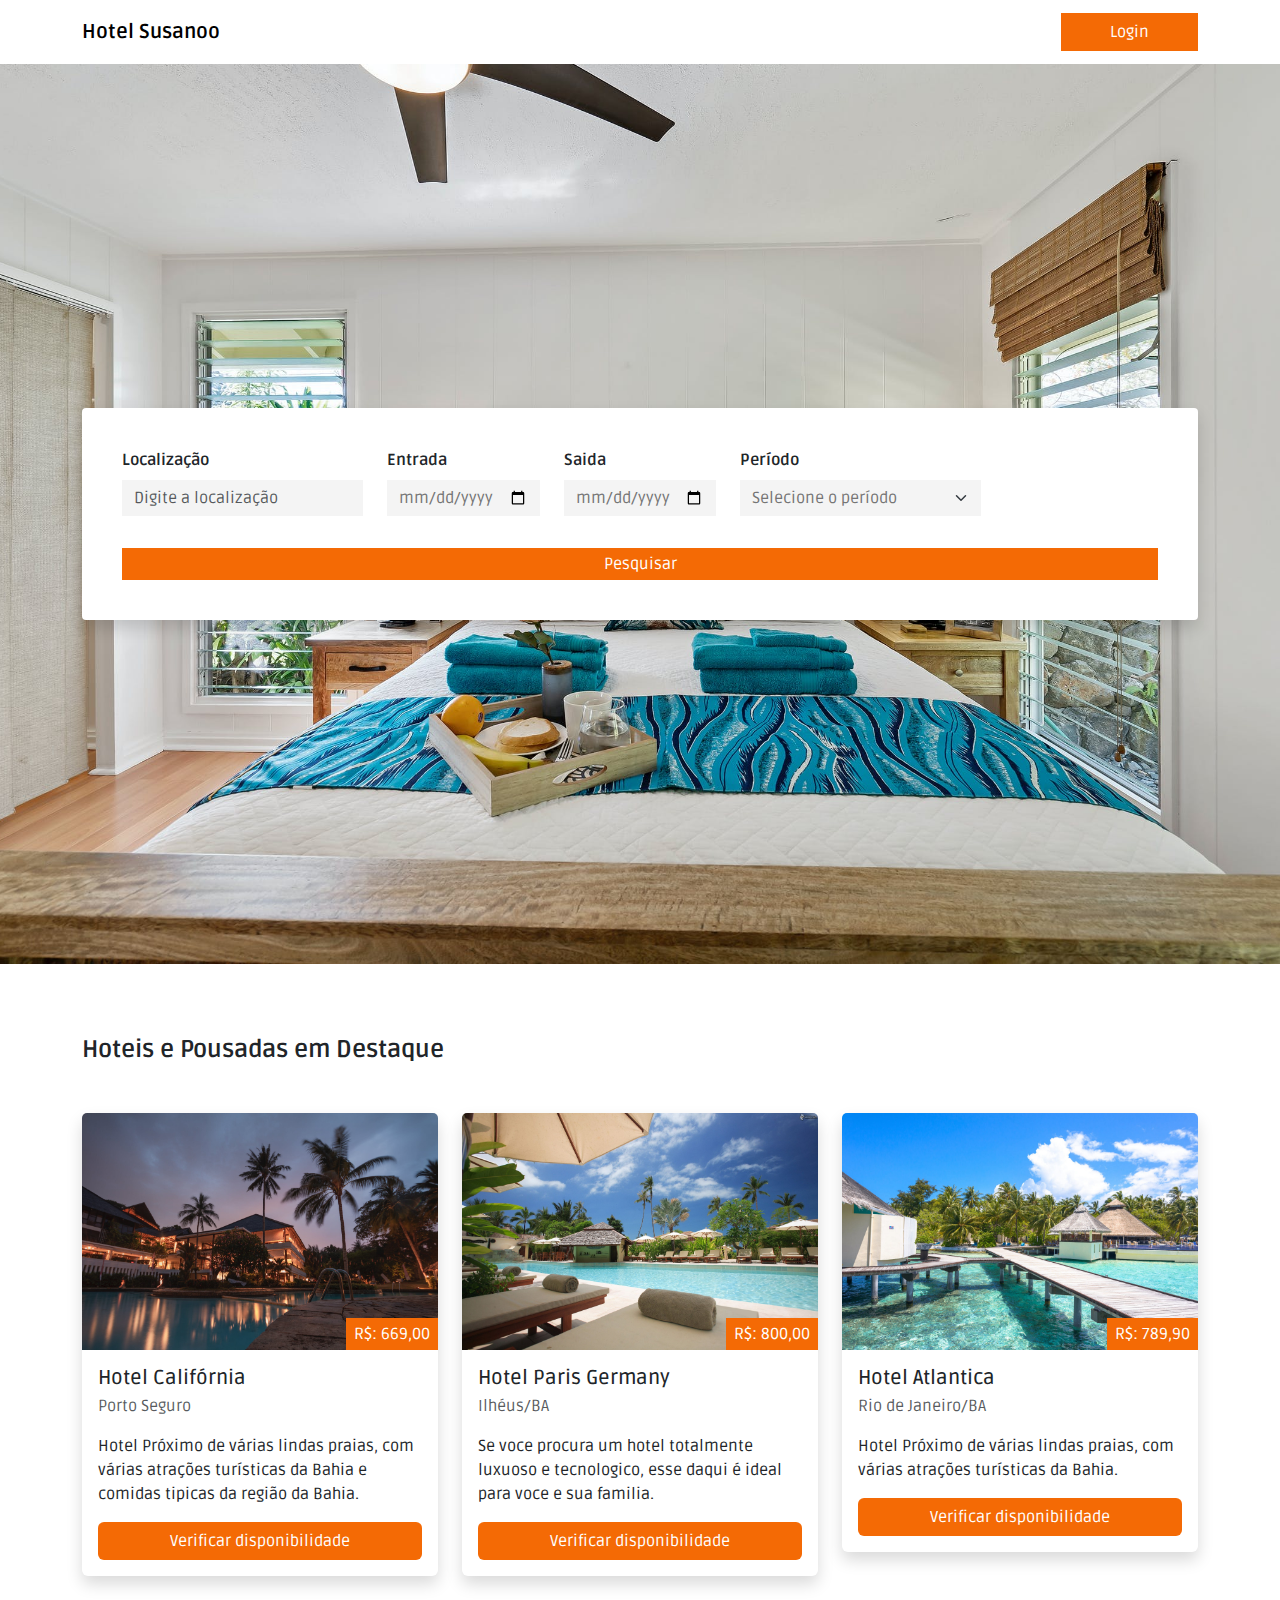
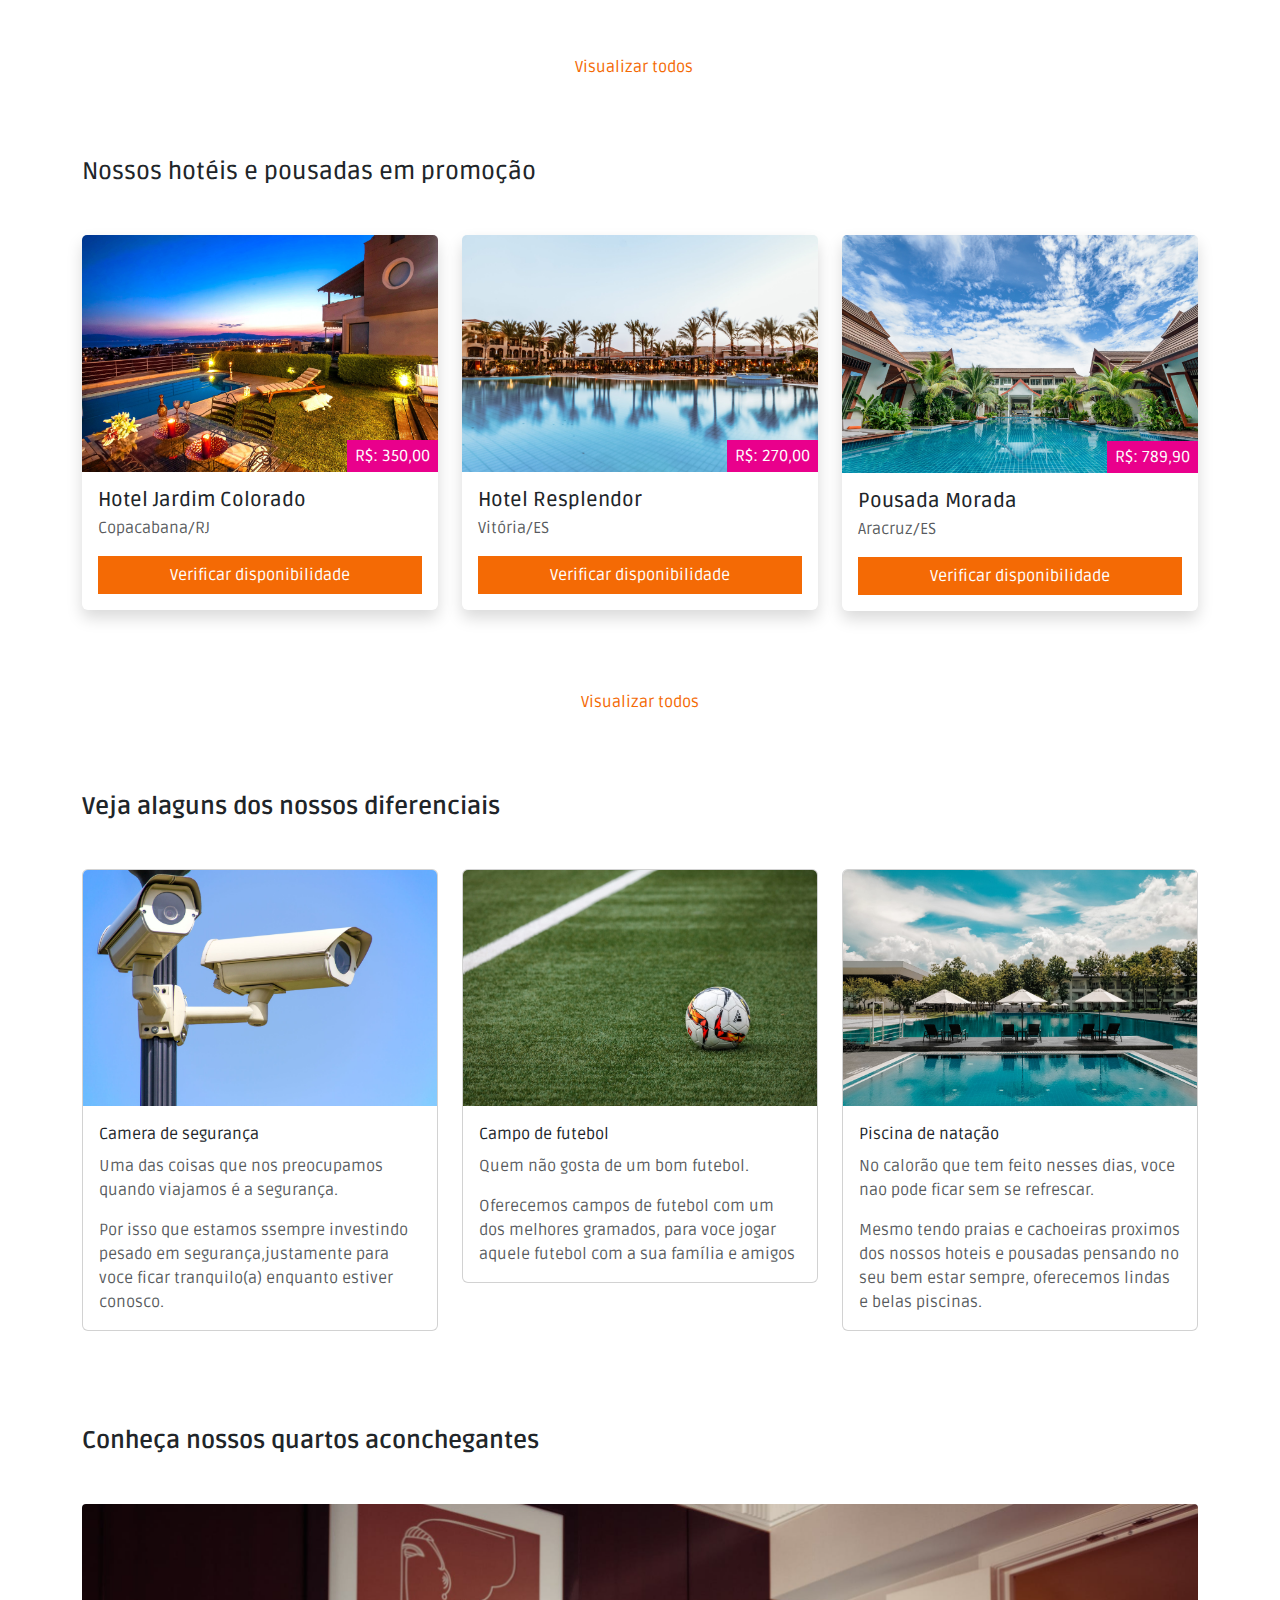
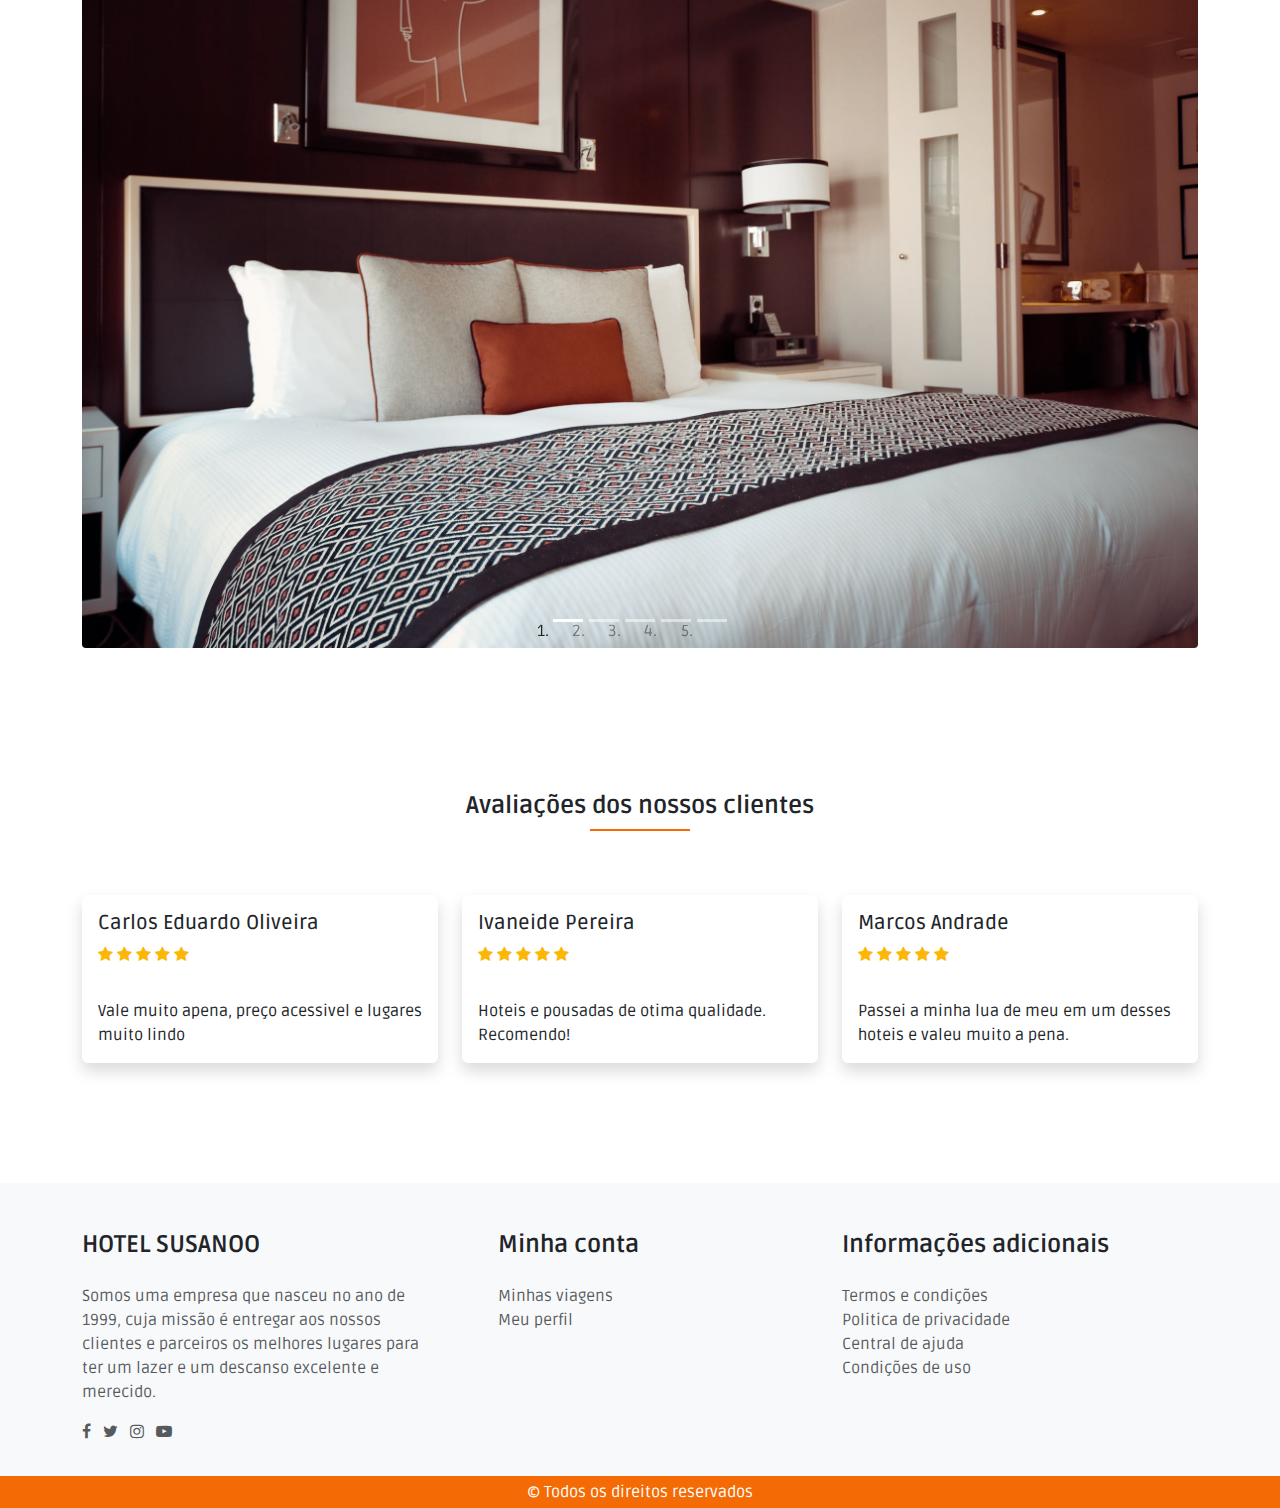
<file: index.html>
<!DOCTYPE html>
<html lang="pt-br">
  <head>
    <meta charset="UTF-8" />
    <meta name="viewport" content="width=device-width, initial-scale=1.0" />
    <title>Hotel Susanoo</title>
    <link
      href="https://fonts.googleapis.com/css2?family=Material+Icons"
      rel="stylesheet"
    />
    <link
      rel="stylesheet"
      href="https://stackpath.bootstrapcdn.com/font-awesome/4.7.0/css/font-awesome.min.css"
      integrity="sha384-wvfXpqpZZVQGK6TAh5PVlGOfQNHSoD2xbE+QkPxCAFlNEevoEH3Sl0sibVcOQVnN"
      crossorigin="anonymous"
    />

    <link
      href="https://cdn.jsdelivr.net/npm/bootstrap@5.3.3/dist/css/bootstrap.min.css"
      rel="stylesheet"
      integrity="sha384-QWTKZyjpPEjISv5WaRU9OFeRpok6YctnYmDr5pNlyT2bRjXh0JMhjY6hW+ALEwIH"
      crossorigin="anonymous"
    />
    <link rel="stylesheet" href="/assets/css/style.css" />
    <link rel="icon" href="/assets/img/favicon.ico" type="image/x-icon" />
  </head>
  <body>
    <!-- navbar -->
    <nav class="navbar navbar-expand-lg navbar-light bg-white">
      <div class="container pt-1 pb-1">
        <a class="navbar-brand fw-bold" href="index.html">Hotel Susanoo</a>
        <button
          class="navbar-toggler"
          type="button"
          data-bs-toggle="collapse"
          data-bs-target="#navbarNav"
          aria-controls="navbarNav"
          aria-expanded="false"
          aria-label="Toggle navigation"
        >
          <svg
            xmlns="http://www.w3.org/2000/svg"
            width="1.5em"
            height="16"
            fill="currentColor"
            class="bi bi-list"
            viewBox="0 0 16 16"
          >
            <path
              fill-rule="evenodd"
              d="M2.5 12a.5.5 0 0 1 .5-.5h10a.5.5 0 0 1 0 1H3a.5.5 0 0 1-.5-.5m0-4a.5.5 0 0 1 .5-.5h10a.5.5 0 0 1 0 1H3a.5.5 0 0 1-.5-.5m0-4a.5.5 0 0 1 .5-.5h10a.5.5 0 0 1 0 1H3a.5.5 0 0 1-.5-.5"
            />
          </svg>
        </button>
        <div
          class="collapse navbar-collapse d-lg-flex justify-content-lg-end"
          id="navbarNav"
        >
          <ul class="navbar-nav">
            <li class="nav-item d=block d-md-none d-lg-none pt-2">
              <a
                href="/login.html"
                type="button"
                class="btn btn-orange w-100 rounded-0"
                >Login</a
              >
            </li>
            <li class="nav-item d-none d-md-block d-lg-block">
              <a
                href="/login.html"
                type="button"
                class="btn btn-orange rounded-0 ps-lg-5 pe-lg-5"
                >Login</a
              >
            </li>
          </ul>
        </div>
      </div>
    </nav>

    <!-- banner -->
    <main class="w-100 min-vh-100 background-banner d-flex align-items-center">
      <div class="container">
        <div
          class="card rounded-1 border-0 p-1 pt-4 pb-4 p-lg-4 pb-md-0 pb-lg-0 shadow"
        >
          <div class="card-body">
            <form action="" class="pb-lg-2" onsubmit="return false;">
              <div class="row">
                <div class="col-12 col-md-12 col-lg-3 mb-3">
                  <label for="localização" class="form-label fw-bold"
                    >Localização</label
                  >
                  <input
                    type="text"
                    class="form-control rounded-0"
                    name="localizacao"
                    id="localizacao"
                    placeholder="Digite a localização"
                  />
                </div>
                <div class="col-12 col-md-12 col-lg-2 mb-3">
                  <label for="" class="form-label fw-bold">Entrada</label>
                  <input
                    type="date"
                    class="form-control rounded-0"
                    name="entrada"
                    id="entrada"
                  />
                </div>
                <div class="col-12 col-md-12 col-lg-2 mb-3">
                  <label for="" class="form-label fw-bold">Saida</label>
                  <input
                    type="date"
                    class="form-control rounded-0"
                    name="saida"
                    id="saida"
                  />
                </div>
                <div class="col-12 col-md-12 col-lg-3 mb-3">
                  <label for="periodo" class="form-label fw-bold">
                    Período
                  </label>
                  <select
                    class="form-select rounded-0"
                    name="periodo"
                    id="periodo"
                    aria-label="Selecione o período"
                  >
                    <option value="" selected>Selecione o período</option>
                    <option value="madrugada">Madrugrada</option>
                    <option value="manha">Manha</option>
                    <option value="tarde">Tarde</option>
                    <option value="noite">Noite</option>
                  </select>
                </div>
                <div
                  class="col-12 col-md-12 col-lg2 mb-3 pt-3 d-lg-flex align-items-end"
                >
                  <a
                    href="result.html"
                    class="btn btn-lg btn-orange w-100 rounded-0 border-0 p-lg-1"
                    >Pesquisar</a
                  >
                </div>
              </div>
            </form>
          </div>
        </div>
      </div>
    </main>
    <!-- final do banner -->

    <!-- destaque -->
    <main class="w-100 pb-5 pt-lg-4 pb-lg-5">
      <div class="container pt-5 pb-2 pt-lg-5 pb-lg-0">
        <h1 class="fs-4 text-center text-lg-start mb-5 fw-bold">
          Hoteis e Pousadas em Destaque
        </h1>
        <div class="row mb-4">
          <!-- hotel 1 -->
          <div class="col-12 col-md-12 col-lg-4 mb-5">
            <div class="card shadow border-0">
              <div class="position-relative">
                <img
                  src="./assets/img/hoteis/hotel-1.jpeg"
                  alt="Hotel 01"
                  class="card-img-top"
                />
                <span
                  class="position-absolute bottom-0 right-0 bg-color-orange ps-2 pe-2 pt-1 pb-1"
                >
                  R$: 669,00
                </span>
              </div>
              <div class="card-body p-3">
                <h5 class="card-tittle mb-1">Hotel Califórnia</h5>
                <p class="text-muted">Porto Seguro</p>
                <p class="card-text">
                  Hotel Próximo de várias lindas praias, com várias atrações
                  turísticas da Bahia e comidas tipicas da região da Bahia.
                </p>
                <a
                  href="unavailable.html"
                  class="btn btn-orange roundend-0 w-100"
                  >Verificar disponibilidade</a
                >
              </div>
            </div>
          </div>

          <!-- hotel 2 -->
          <div class="col-12 col-md-12 col-lg-4 mb-5">
            <div class="card shadow border-0">
              <div class="position-relative">
                <img
                  src="./assets/img/hoteis/hotel-2.jpeg"
                  alt="Hotel 02"
                  class="card-img-top"
                />
                <span
                  class="position-absolute bottom-0 right-0 bg-color-orange ps-2 pe-2 pt-1 pb-1"
                >
                  R$: 800,00
                </span>
              </div>
              <div class="card-body p-3">
                <h5 class="card-tittle mb-1">Hotel Paris Germany</h5>
                <p class="text-muted">Ilhéus/BA</p>
                <p class="card-text">
                  Se voce procura um hotel totalmente luxuoso e tecnologico,
                  esse daqui é ideal para voce e sua familia.
                </p>
                <a
                  href="/available.html"
                  class="btn btn-orange roundend-0 w-100"
                  >Verificar disponibilidade</a
                >
              </div>
            </div>
          </div>

          <!-- hotel 3 -->
          <div class="col-12 col-md-12 col-lg-4 mb-5">
            <div class="card shadow border-0">
              <div class="position-relative">
                <img
                  src="./assets/img/hoteis/hotel-3.jpeg"
                  alt="Hotel 03"
                  class="card-img-top"
                />
                <span
                  class="position-absolute bottom-0 right-0 bg-color-orange ps-2 pe-2 pt-1 pb-1"
                >
                  R$: 789,90
                </span>
              </div>
              <div class="card-body p-3">
                <h5 class="card-tittle mb-1">Hotel Atlantica</h5>
                <p class="text-muted">Rio de Janeiro/BA</p>
                <p class="card-text">
                  Hotel Próximo de várias lindas praias, com várias atrações
                  turísticas da Bahia.
                </p>
                <a href="" class="btn btn-orange roundend-0 w-100"
                  >Verificar disponibilidade</a
                >
              </div>
            </div>
          </div>
        </div>
        <div class="row">
          <div class="col-12 d-flex justify-content-center">
            <a href="/all.html" class="btn btn-orange-outline pe-4"
              >Visualizar todos</a
            >
          </div>
        </div>
      </div>
    </main>
    <!-- final do destaque -->

    <!-- Combos/promoções -->
    <main class="w-100 pb-5 pt-lg4 pb-lg-5">
      <div class="container">
        <div class="w-100 title mb-5 mb-md-5 mb-lg-5 pt-lg-4 pb-lg-0">
          <h1 class="fs-4 text-center text-lg-start mb-2 fw=bold">
            Nossos hotéis e pousadas em promoção
          </h1>
        </div>
        <div class="row mb-4">
          <div class="col-12 col-md-12 col-lg-4 mb-5">
            <div class="card shadow border-0">
              <div class="position-relative">
                <img
                  src="/assets/img/hoteis/hotel-4.jpeg"
                  alt="hotel 4"
                  class="card-img-top"
                />
                <span
                  class="position-absolute bottom-0 right-0 bg-color-roxo ps-2 pe-2 pt-1 pb-1"
                  >R$: 350,00</span
                >
              </div>
              <div class="card-body p-3">
                <h5 class="card-title mb-1">Hotel Jardim Colorado</h5>
                <p class="text-muted">Copacabana/RJ</p>
                <a href="#" class="btn btn-orange rounded-0 w-100"
                  >Verificar disponibilidade</a
                >
              </div>
            </div>
          </div>

          <div class="col-12 col-md-12 col-lg-4 mb-5">
            <div class="card shadow border-0">
              <div class="position-relative">
                <img
                  src="/assets/img/hoteis/hotel-5.jpeg"
                  alt="hotel 5"
                  class="card-img-top"
                />
                <span
                  class="position-absolute bottom-0 right-0 bg-color-roxo ps-2 pe-2 pt-1 pb-1"
                  >R$: 270,00</span
                >
              </div>
              <div class="card-body p-3">
                <h5 class="card-title mb-1">Hotel Resplendor</h5>
                <p class="text-muted">Vitória/ES</p>
                <a href="#" class="btn btn-orange rounded-0 w-100"
                  >Verificar disponibilidade</a
                >
              </div>
            </div>
          </div>

          <div class="col-12 col-md-12 col-lg-4 mb-5">
            <div class="card shadow border-0">
              <div class="position-relative">
                <img
                  src="/assets/img/hoteis/hotel-6.jpg"
                  alt="hotel 6"
                  class="card-img-top"
                />
                <span
                  class="position-absolute bottom-0 right-0 bg-color-roxo ps-2 pe-2 pt-1 pb-1"
                  >R$: 789,90</span
                >
              </div>
              <div class="card-body p-3">
                <h5 class="card-title mb-1">Pousada Morada</h5>
                <p class="text-muted">Aracruz/ES</p>
                <a href="#" class="btn btn-orange rounded-0 w-100"
                  >Verificar disponibilidade</a
                >
              </div>
            </div>
          </div>
        </div>

        <div class="row">
          <div class="col-12 d-flex justify-content-center">
            <a href="all.html" class="btn btn-orange-outline ps-4 pe-4"
              >Visualizar todos</a
            >
          </div>
        </div>
      </div>
    </main>
    <!-- end promoções -->

    <!-- Diferenciais -->

    <main class="w-100">
      <div class="container">
        <div class="w-100 title mb-5 mb-md-5 mb-lg-5 pt-lg-4 pb-lg-0">
          <h1 class="fs-4 text-center text-md-start text-lg-start mb-2 fw-bold">
            Veja alaguns dos nossos diferenciais
          </h1>
        </div>
        <div class="row">
          <div class="col-12">
            <div class="row">
              <div class="col-12 col-md-4 col-lg-4 mb-4">
                <div class="card">
                  <img
                    src="/assets/img/utilidades/camera.jpeg"
                    alt="camera"
                    class="card-img-top"
                  />
                  <div class="card-body">
                    <div class="card-title">Camera de segurança</div>
                    <p class="card-text text-muted">
                      Uma das coisas que nos preocupamos quando viajamos é a
                      segurança.
                    </p>
                    <p class="card-text text-muted">
                      Por isso que estamos ssempre investindo pesado em
                      segurança,justamente para voce ficar tranquilo(a) enquanto
                      estiver conosco.
                    </p>
                  </div>
                </div>
              </div>

              <div class="col-12 col-md-4 col-lg-4 mb-4">
                <div class="card">
                  <img
                    src="/assets/img/utilidades/campo.jpeg"
                    alt="camera"
                    class="card-img-top"
                  />
                  <div class="card-body">
                    <div class="card-title">Campo de futebol</div>
                    <p class="card-text text-muted">
                      Quem não gosta de um bom futebol.
                    </p>
                    <p class="card-text text-muted">
                      Oferecemos campos de futebol com um dos melhores gramados,
                      para voce jogar aquele futebol com a sua família e amigos
                    </p>
                  </div>
                </div>
              </div>

              <div class="col-12 col-md-4 col-lg-4 mb-4">
                <div class="card">
                  <img
                    src="/assets/img/utilidades/piscina.jpeg"
                    alt="piscina"
                    class="card-img-top"
                  />
                  <div class="card-body">
                    <div class="card-title">Piscina de natação</div>
                    <p class="card-text text-muted">
                      No calorão que tem feito nesses dias, voce nao pode ficar
                      sem se refrescar.
                    </p>
                    <p class="card-text text-muted">
                      Mesmo tendo praias e cachoeiras proximos dos nossos hoteis
                      e pousadas pensando no seu bem estar sempre, oferecemos
                      lindas e belas piscinas.
                    </p>
                  </div>
                </div>
              </div>
            </div>
          </div>
        </div>
      </div>
    </main>
    <!-- end diferencias -->

    <!-- nossos quartos -->
    <main class="w-100 pb-4 pb-md-4 pt-lg-4">
      <div class="container pt-5 pb-2 pt-lg-5 pb-lg-5">
        <h1 class="fs-4 text-center text-lg-start mb-5 fw-bold">
          Conheça nossos quartos aconchegantes
        </h1>
        <div
          id="carouselControls"
          class="carousel slide"
          data-bs-ride="carousel"
        >
          <div class="carousel-inner">
            <div class="carousel-item active">
              <img
                src="/assets/img/quartos/quarto-1.jpeg"
                alt="quarto 1"
                class="d-block w-100 rounded-1 carousel-item-img"
              />
            </div>

            <div class="carousel-item">
              <img
                src="/assets/img/quartos/quarto-2.jpeg"
                alt="quarto 2"
                class="d-block w-100 rounded-1 carousel-item-img"
              />
            </div>

            <div class="carousel-item">
              <img
                src="/assets/img/quartos/quarto-3.jpeg"
                alt="quarto 3"
                class="d-block w-100 rounded-1 carousel-item-img"
              />
            </div>

            <div class="carousel-item">
              <img
                src="/assets/img/quartos/quarto-4.jpeg"
                alt="quarto 4"
                class="d-block w-100 rounded-1 carousel-item-img"
              />
            </div>

            <div class="carousel-item">
              <img
                src="/assets/img/quartos/quarto-5.jpeg"
                alt="quarto 5"
                class="d-block w-100 rounded-1 carousel-item-img"
              />
            </div>
          </div>

          <ol class="carousel-indicators">
            <li
              data-bs-target="#carouselControls"
              data-bs-slide-to="0"
              class="active"
            ></li>
            <li data-bs-target="#carouselControls" data-bs-slide-to="1"></li>
            <li data-bs-target="#carouselControls" data-bs-slide-to="2"></li>
            <li data-bs-target="#carouselControls" data-bs-slide-to="3"></li>
            <li data-bs-target="#carouselControls" data-bs-slide-to="4"></li>
          </ol>
        </div>
      </div>
    </main>
    <!-- end quartos -->

    <!-- Avaliações -->
    <main class="w-100 pt-lg-4 pb-lg-5">
      <div class="container pt-5 pb-2 pt-lg-5 pb-lg-5">
        <div class="w-100 title mb-5 mb-md-5 mb-lg-5 pt-lg-0">
          <h1 class="fs-4 text-center text-lg-center mb-2 fw-bold">
            Avaliações dos nossos clientes
          </h1>
          <div class="line-orange m-auto"></div>
        </div>
        <div class="row pt-3 pt-md-3 pt-lg-3">
          <div class="col-12 col-md-12 col-lg-4 mb-4 mb-md-4">
            <div class="card border-0 shadow p=2">
              <div class="card-body">
                <div class="w-100 mb-3">
                  <h4 class="fs-5">Carlos Eduardo Oliveira</h4>
                  <span class="star"
                    ><i class="fa fa-star" aria-hidden="true"></i
                  ></span>
                  <span class="star"
                    ><i class="fa fa-star" aria-hidden="true"></i
                  ></span>
                  <span class="star"
                    ><i class="fa fa-star" aria-hidden="true"></i
                  ></span>
                  <span class="star"
                    ><i class="fa fa-star" aria-hidden="true"></i
                  ></span>
                  <span class="star"
                    ><i class="fa fa-star" aria-hidden="true"></i
                  ></span>
                </div>
              </div>
              <p class="m-3 mt-0">
                Vale muito apena, preço acessivel e lugares muito lindo
              </p>
            </div>
          </div>
          <div class="col-12 col-md-12 col-lg-4 mb-4 mb-md-4">
            <div class="card border-0 shadow p=2">
              <div class="card-body">
                <div class="w-100 mb-3">
                  <h4 class="fs-5">Ivaneide Pereira</h4>
                  <span class="star"
                    ><i class="fa fa-star" aria-hidden="true"></i
                  ></span>
                  <span class="star"
                    ><i class="fa fa-star" aria-hidden="true"></i
                  ></span>
                  <span class="star"
                    ><i class="fa fa-star" aria-hidden="true"></i
                  ></span>
                  <span class="star"
                    ><i class="fa fa-star" aria-hidden="true"></i
                  ></span>
                  <span class="star"
                    ><i class="fa fa-star" aria-hidden="true"></i
                  ></span>
                </div>
              </div>
              <p class="m-3 mt-0">
                Hoteis e pousadas de otima qualidade. Recomendo!
              </p>
            </div>
          </div>

          <div class="col-12 col-md-12 col-lg-4 mb-4 mb-md-4">
            <div class="card border-0 shadow p=2">
              <div class="card-body">
                <div class="w-100 mb-3">
                  <h4 class="fs-5">Marcos Andrade</h4>
                  <span class="star"
                    ><i class="fa fa-star" aria-hidden="true"></i
                  ></span>
                  <span class="star"
                    ><i class="fa fa-star" aria-hidden="true"></i
                  ></span>
                  <span class="star"
                    ><i class="fa fa-star" aria-hidden="true"></i
                  ></span>
                  <span class="star"
                    ><i class="fa fa-star" aria-hidden="true"></i
                  ></span>
                  <span class="star"
                    ><i class="fa fa-star" aria-hidden="true"></i
                  ></span>
                </div>
              </div>
              <p class="m-3 mt-0">
                Passei a minha lua de meu em um desses hoteis e valeu muito a
                pena.
              </p>
            </div>
          </div>
        </div>
      </div>
    </main>
    <!-- end avaliaçoes -->

    <!-- Footer -->
    <footer class="w-100 bg-light">
      <div class="container pt-5 pt-lg-5 pb-lg-3">
        <div class="row">
          <div class="col-12 col-md-3 col-lg-4 mb-3 mb-md-0 mb-lg-0">
            <h4 class="fs-4 fw-bold text-uppercase mb-2 mb-md-4 mb-lg-4">
              Hotel Susanoo
            </h4>
            <p class="text-muted">
              Somos uma empresa que nasceu no ano de 1999, cuja missão é
              entregar aos nossos clientes e parceiros os melhores lugares para
              ter um lazer e um descanso excelente e merecido.
            </p>
            <p>
              <a
                href="#"
                title="facebook"
                class="text-decoration-none text-muted me-1 me-md-1 me-lg-2"
                ><i class="fa fa-facebook" aria-hidden="true"></i>
              </a>
              <a
                href="#"
                title="twitter"
                class="text-decoration-none text-muted me-1 me-md-1 me-lg-2"
                ><i class="fa fa-twitter" aria-hidden="true"></i>
              </a>
              <a
                href="#"
                title="instagram"
                class="text-decoration-none text-muted me-1 me-md-1 me-lg-2"
                ><i class="fa fa-instagram" aria-hidden="true"></i>
              </a>
              <a
                href="#"
                title="youtube"
                class="text-decoration-none text-muted me-1 me-md-1 me-lg-2"
                ><i class="fa fa-youtube-play" aria-hidden="true"></i>
              </a>
            </p>
          </div>
          <div
            class="col-12 col-md-3 col-lg-4 pe-lg-0 ps-lg-5 mb-3 mb-md-0 mb-lg-0"
          >
            <h4 class="fs-4 fw-bold mb-2 mb-md-4 mb-lg-4">Minha conta</h4>
            <p class="mb-0">
              <a href="#" class="text-decoration-none text-muted"
                >Minhas viagens</a
              >
            </p>
            <p class="mb-0">
              <a href="#" class="text-decoration-none text-muted">Meu perfil</a>
            </p>
          </div>
          <div class="col-12 col-md-3 col-lg-4 mb-3 mb-md-0 mb-lg-0">
            <h4 class="fs-4 fw-bold mb-2 mb-md-4 mb-lg-4">
              Informações adicionais
            </h4>
            <p class="mb-0">
              <a href="#" class="text-decoration-none text-muted"
                >Termos e condições</a
              >
            </p>
            <p class="mb-0">
              <a href="#" class="text-decoration-none text-muted"
                >Politica de privacidade
              </a>
            </p>
            <p class="mb-0">
              <a href="#" class="text-decoration-none text-muted"
                >Central de ajuda</a
              >
            </p>
            <p class="mb-0">
              <a href="#" class="text-decoration-none text-muted"
                >Condições de uso</a
              >
            </p>
          </div>
        </div>
      </div>
      <div
        class="w-100 bg-color-orange d-flex justify-content-center align-items-center"
      >
        <p class="mb-0 pt-1 pb-1">&copy; Todos os direitos reservados</p>
      </div>
    </footer>

    <!-- end footer -->
  </body>
  <script
    src="https://cdn.jsdelivr.net/npm/@popperjs/core@2.11.8/dist/umd/popper.min.js"
    integrity="sha384-I7E8VVD/ismYTF4hNIPjVp/Zjvgyol6VFvRkX/vR+Vc4jQkC+hVqc2pM8ODewa9r"
    crossorigin="anonymous"
  ></script>
  <script
    src="https://cdn.jsdelivr.net/npm/bootstrap@5.3.3/dist/js/bootstrap.min.js"
    integrity="sha384-0pUGZvbkm6XF6gxjEnlmuGrJXVbNuzT9qBBavbLwCsOGabYfZo0T0to5eqruptLy"
    crossorigin="anonymous"
  ></script>
</html>
</file>
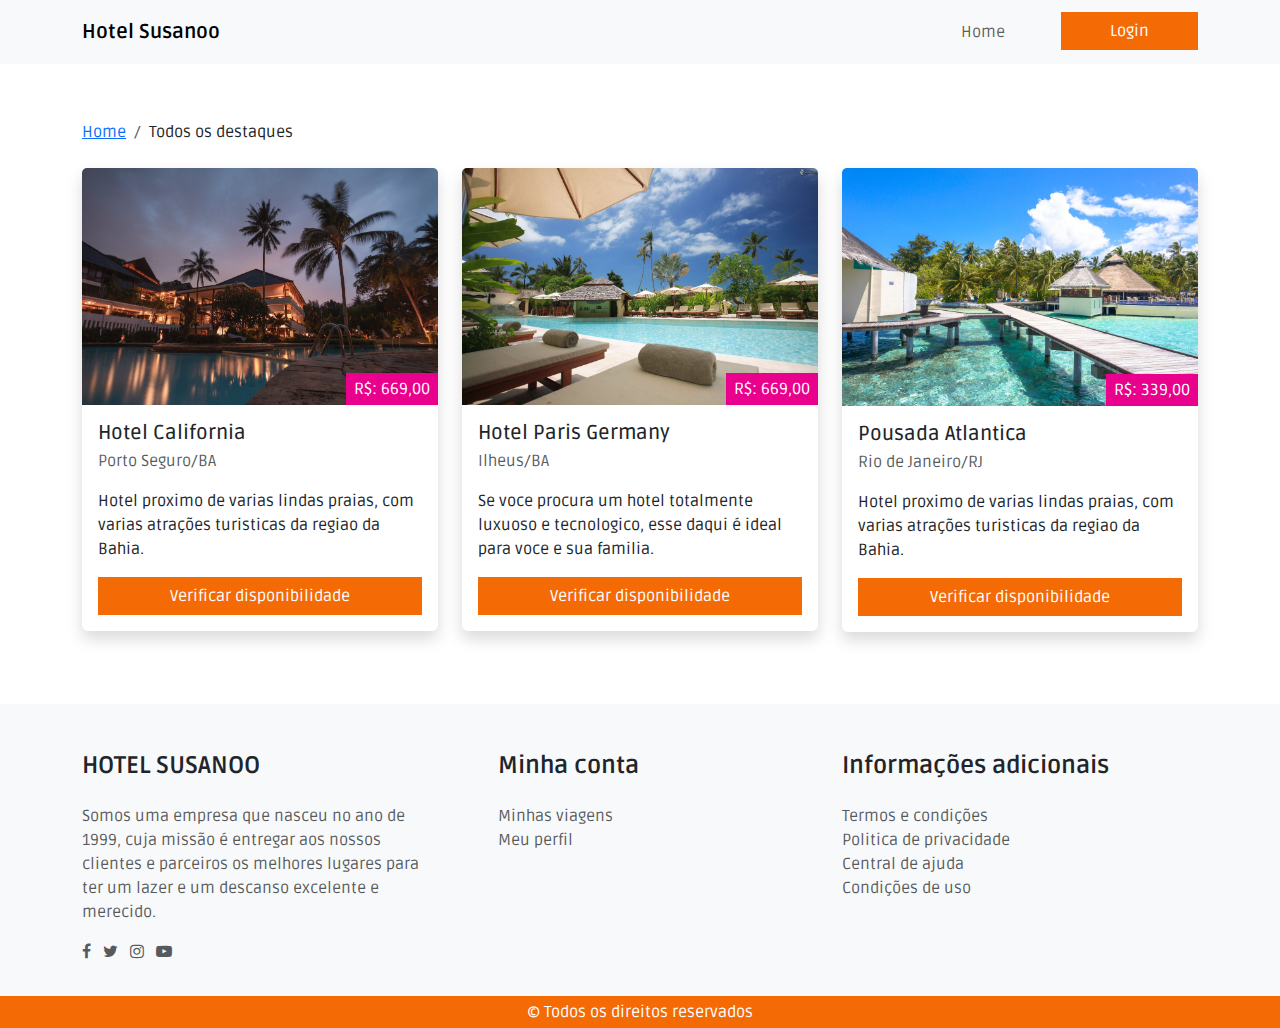
<file: all.html>
<!DOCTYPE html>
<html lang="pt">
  <head>
    <meta charset="UTF-8" />
    <meta name="viewport" content="width=device-width, initial-scale=1.0" />
    <link
      href="https://fonts.googleapis.com/css2?family=Material+Icons"
      rel="stylesheet"
    />
    <link
      rel="stylesheet"
      href="https://stackpath.bootstrapcdn.com/font-awesome/4.7.0/css/font-awesome.min.css"
      integrity="sha384-wvfXpqpZZVQGK6TAh5PVlGOfQNHSoD2xbE+QkPxCAFlNEevoEH3Sl0sibVcOQVnN"
      crossorigin="anonymous"
    />

    <link
      href="https://cdn.jsdelivr.net/npm/bootstrap@5.3.3/dist/css/bootstrap.min.css"
      rel="stylesheet"
      integrity="sha384-QWTKZyjpPEjISv5WaRU9OFeRpok6YctnYmDr5pNlyT2bRjXh0JMhjY6hW+ALEwIH"
      crossorigin="anonymous"
    />
    <link rel="stylesheet" href="assets/css/style.css" />
    <link rel="icon" href="/assets/img/favicon.ico" type="image/x-icon" />
    <title>Hotel Susanoo</title>
  </head>
  <body>
    <!-- navbar -->
    <nav class="navbar navbar-expand-lg navbar-light bg-light">
      <div class="container pt-1 pb-1">
        <a class="navbar-brand fw-bold" href="index.html">Hotel Susanoo</a>
        <button
          class="navbar-toggler"
          type="button"
          data-bs-toggle="collapse"
          data-bs-target="#navbarNav"
          aria-controls="navbarNav"
          aria-expanded="false"
          aria-label="Toggle navigation"
        >
          <svg
            xmlns="http://www.w3.org/2000/svg"
            width="1.5em"
            height="16"
            fill="currentColor"
            class="bi bi-list"
            viewBox="0 0 16 16"
          >
            <path
              fill-rule="evenodd"
              d="M2.5 12a.5.5 0 0 1 .5-.5h10a.5.5 0 0 1 0 1H3a.5.5 0 0 1-.5-.5m0-4a.5.5 0 0 1 .5-.5h10a.5.5 0 0 1 0 1H3a.5.5 0 0 1-.5-.5m0-4a.5.5 0 0 1 .5-.5h10a.5.5 0 0 1 0 1H3a.5.5 0 0 1-.5-.5"
            />
          </svg>
        </button>
        <div
          class="collapse navbar-collapse d-lg-flex justify-content-lg-end"
          id="navbarNav"
        >
          <ul class="navbar-nav">
            <li class="navbar-item me-5">
              <a href="/index.html" class="nav-link">Home</a>
            </li>
            <li class="nav-item d=block d-md-none d-lg-none pt-2">
              <a href="#" type="button" class="btn btn-orange w-100 rounded-0"
                >Login</a
              >
            </li>
            <li class="nav-item d-none d-md-block d-lg-block">
              <a
                href="#"
                type="button"
                class="btn btn-orange rounded-0 ps-lg-5 pe-lg-5"
                >Login</a
              >
            </li>
          </ul>
        </div>
      </div>
    </nav>
    <!-- end nav -->

    <!-- destaques -->
    <main class="w-100 pb-5 pt-lg-2 pb-lg-0">
      <div class="container pt-5 pb-2 pt-lg-5 pb-lg-0">
        <nav aria-label="breadcrumb" class="mb-4">
          <ol class="breadcrumb">
            <li class="breadcrumb-item"><a href="index.html">Home</a></li>
            <li class="breadcrumb-item" aria-current="page">
              Todos os destaques
            </li>
          </ol>
        </nav>
        <div class="row mb-4">
          <div class="col-12 col-md-12 col-lg-4 mb-5">
            <div class="card shadow border-0">
              <div class="position-relative">
                <img
                  src="/assets/img/hoteis/hotel-1.jpeg"
                  alt="hotel-1"
                  class="card-img-top"
                />
                <span
                  class="position-absolute bottom-0 right-0 bg-color-roxo ps-2 pe-2 pt-1 pb-1"
                  >R$: 669,00</span
                >
              </div>
              <div class="card-body p-3">
                <h5 class="card-title mb-1">Hotel California</h5>
                <p class="text-muted">Porto Seguro/BA</p>
                <p class="card-text">
                  Hotel proximo de varias lindas praias, com varias atrações
                  turisticas da regiao da Bahia.
                </p>
                <a
                  href="/unavailable.html"
                  class="btn btn-orange rounded-0 w-100"
                  >Verificar disponibilidade</a
                >
              </div>
            </div>
          </div>
          <div class="col-12 col-md-12 col-lg-4 mb-5">
            <div class="card shadow border-0">
              <div class="position-relative">
                <img
                  src="/assets/img/hoteis/hotel-2.jpeg"
                  alt="hotel-2"
                  class="card-img-top"
                />
                <span
                  class="position-absolute bottom-0 right-0 bg-color-roxo ps-2 pe-2 pt-1 pb-1"
                  >R$: 669,00</span
                >
              </div>
              <div class="card-body p-3">
                <h5 class="card-title mb-1">Hotel Paris Germany</h5>
                <p class="text-muted">Ilheus/BA</p>
                <p class="card-text">
                  Se voce procura um hotel totalmente luxuoso e tecnologico,
                  esse daqui é ideal para voce e sua familia.
                </p>
                <a href="/available.html" class="btn btn-orange rounded-0 w-100"
                  >Verificar disponibilidade</a
                >
              </div>
            </div>
          </div>

          <div class="col-12 col-md-12 col-lg-4 mb-5">
            <div class="card shadow border-0">
              <div class="position-relative">
                <img
                  src="/assets/img/hoteis/hotel-3.jpeg"
                  alt="hotel-1"
                  class="card-img-top"
                />
                <span
                  class="position-absolute bottom-0 right-0 bg-color-roxo ps-2 pe-2 pt-1 pb-1"
                  >R$: 339,00</span
                >
              </div>
              <div class="card-body p-3">
                <h5 class="card-title mb-1">Pousada Atlantica</h5>
                <p class="text-muted">Rio de Janeiro/RJ</p>
                <p class="card-text">
                  Hotel proximo de varias lindas praias, com varias atrações
                  turisticas da regiao da Bahia.
                </p>
                <a href="/available.html" class="btn btn-orange rounded-0 w-100"
                  >Verificar disponibilidade</a
                >
              </div>
            </div>
          </div>
        </div>
      </div>
    </main>
    <!-- end destaque -->

    <!-- Footer -->
    <footer class="w-100 bg-light">
      <div class="container pt-5 pt-lg-5 pb-lg-3">
        <div class="row">
          <div class="col-12 col-md-3 col-lg-4 mb-3 mb-md-0 mb-lg-0">
            <h4 class="fs-4 fw-bold text-uppercase mb-2 mb-md-4 mb-lg-4">
              Hotel Susanoo
            </h4>
            <p class="text-muted">
              Somos uma empresa que nasceu no ano de 1999, cuja missão é
              entregar aos nossos clientes e parceiros os melhores lugares para
              ter um lazer e um descanso excelente e merecido.
            </p>
            <p>
              <a
                href="#"
                title="facebook"
                class="text-decoration-none text-muted me-1 me-md-1 me-lg-2"
                ><i class="fa fa-facebook" aria-hidden="true"></i>
              </a>
              <a
                href="#"
                title="twitter"
                class="text-decoration-none text-muted me-1 me-md-1 me-lg-2"
                ><i class="fa fa-twitter" aria-hidden="true"></i>
              </a>
              <a
                href="#"
                title="instagram"
                class="text-decoration-none text-muted me-1 me-md-1 me-lg-2"
                ><i class="fa fa-instagram" aria-hidden="true"></i>
              </a>
              <a
                href="#"
                title="youtube"
                class="text-decoration-none text-muted me-1 me-md-1 me-lg-2"
                ><i class="fa fa-youtube-play" aria-hidden="true"></i>
              </a>
            </p>
          </div>
          <div
            class="col-12 col-md-3 col-lg-4 pe-lg-0 ps-lg-5 mb-3 mb-md-0 mb-lg-0"
          >
            <h4 class="fs-4 fw-bold mb-2 mb-md-4 mb-lg-4">Minha conta</h4>
            <p class="mb-0">
              <a href="#" class="text-decoration-none text-muted"
                >Minhas viagens</a
              >
            </p>
            <p class="mb-0">
              <a href="#" class="text-decoration-none text-muted">Meu perfil</a>
            </p>
          </div>
          <div class="col-12 col-md-3 col-lg-4 mb-3 mb-md-0 mb-lg-0">
            <h4 class="fs-4 fw-bold mb-2 mb-md-4 mb-lg-4">
              Informações adicionais
            </h4>
            <p class="mb-0">
              <a href="#" class="text-decoration-none text-muted"
                >Termos e condições</a
              >
            </p>
            <p class="mb-0">
              <a href="#" class="text-decoration-none text-muted"
                >Politica de privacidade
              </a>
            </p>
            <p class="mb-0">
              <a href="#" class="text-decoration-none text-muted"
                >Central de ajuda</a
              >
            </p>
            <p class="mb-0">
              <a href="#" class="text-decoration-none text-muted"
                >Condições de uso</a
              >
            </p>
          </div>
        </div>
      </div>
      <div
        class="w-100 bg-color-orange d-flex justify-content-center align-items-center"
      >
        <p class="mb-0 pt-1 pb-1">&copy; Todos os direitos reservados</p>
      </div>
    </footer>

    <!-- end footer -->
  </body>

  <script
    src="https://cdn.jsdelivr.net/npm/@popperjs/core@2.11.8/dist/umd/popper.min.js"
    integrity="sha384-I7E8VVD/ismYTF4hNIPjVp/Zjvgyol6VFvRkX/vR+Vc4jQkC+hVqc2pM8ODewa9r"
    crossorigin="anonymous"
  ></script>
  <script
    src="https://cdn.jsdelivr.net/npm/bootstrap@5.3.3/dist/js/bootstrap.min.js"
    integrity="sha384-0pUGZvbkm6XF6gxjEnlmuGrJXVbNuzT9qBBavbLwCsOGabYfZo0T0to5eqruptLy"
    crossorigin="anonymous"
  ></script>
</html>
</file>
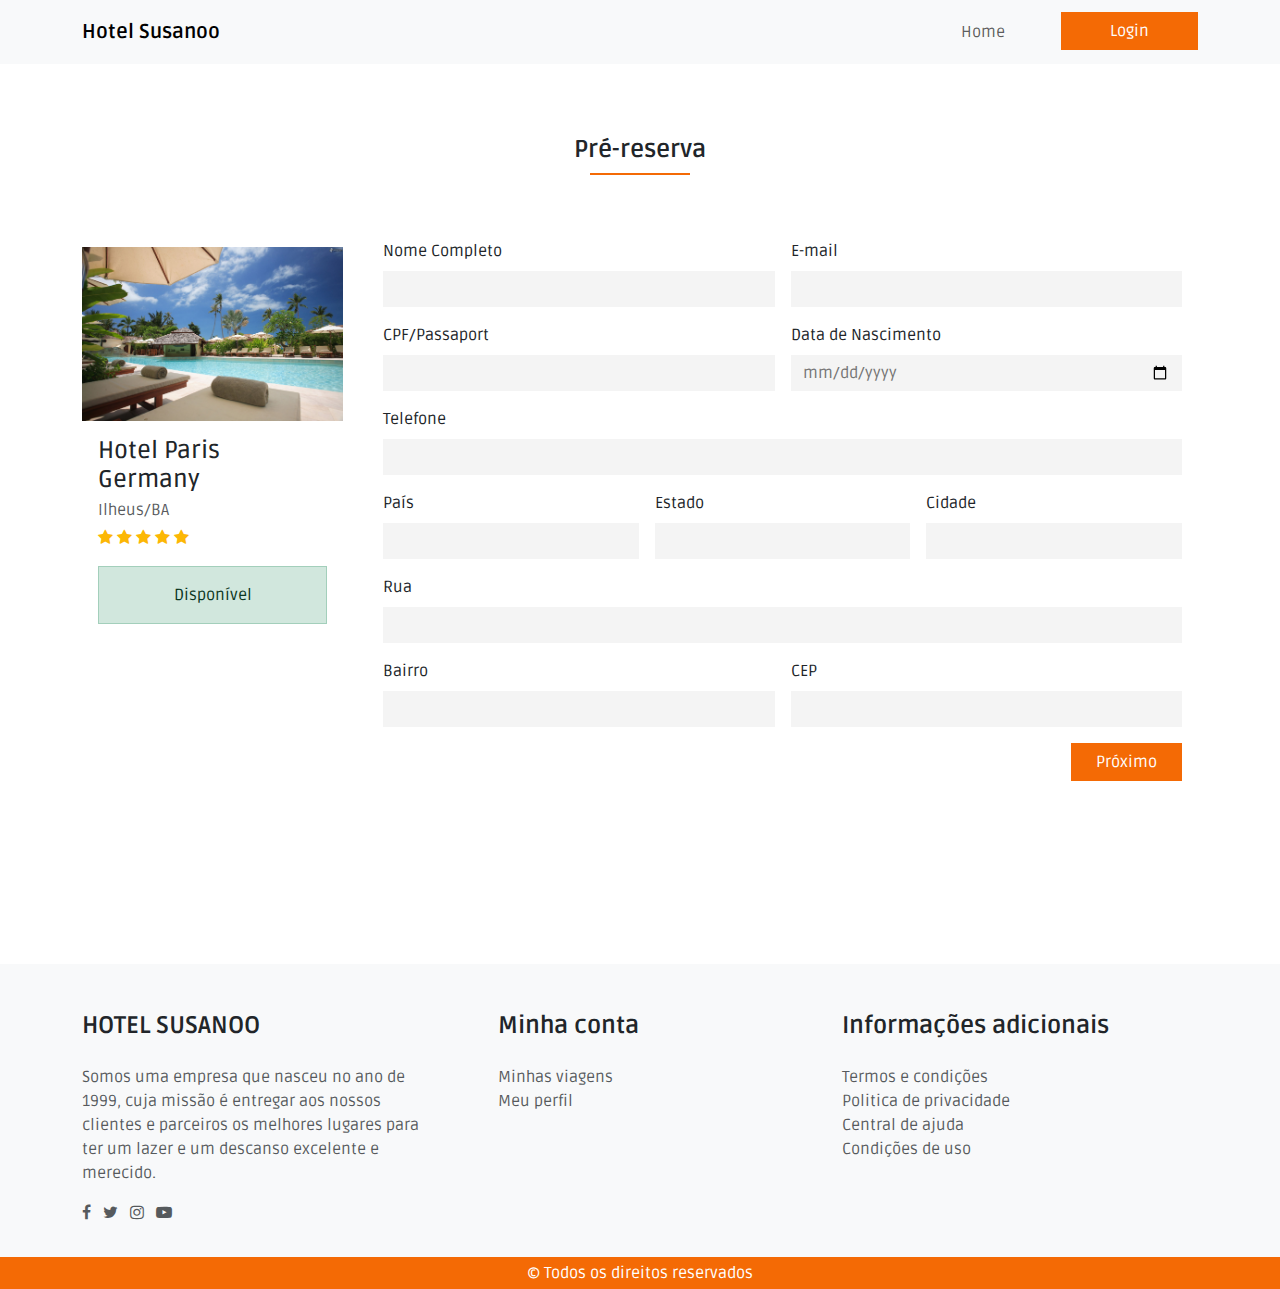
<file: available.html>
<!DOCTYPE html>
<html lang="pt">
  <head>
    <meta charset="UTF-8" />
    <meta name="viewport" content="width=device-width, initial-scale=1.0" />
    <link
      href="https://fonts.googleapis.com/css2?family=Material+Icons"
      rel="stylesheet"
    />
    <link
      rel="stylesheet"
      href="https://stackpath.bootstrapcdn.com/font-awesome/4.7.0/css/font-awesome.min.css"
      integrity="sha384-wvfXpqpZZVQGK6TAh5PVlGOfQNHSoD2xbE+QkPxCAFlNEevoEH3Sl0sibVcOQVnN"
      crossorigin="anonymous"
    />

    <link
      href="https://cdn.jsdelivr.net/npm/bootstrap@5.3.3/dist/css/bootstrap.min.css"
      rel="stylesheet"
      integrity="sha384-QWTKZyjpPEjISv5WaRU9OFeRpok6YctnYmDr5pNlyT2bRjXh0JMhjY6hW+ALEwIH"
      crossorigin="anonymous"
    />
    <link rel="stylesheet" href="assets/css/style.css" />
    <link rel="icon" href="/assets/img/favicon.ico" type="image/x-icon" />
    <title>Hotel Susanoo</title>
  </head>
  <body>
    <nav class="navbar navbar-expand-lg navbar-light bg-light">
      <div class="container pt-1 pb-1">
        <a class="navbar-brand fw-bold" href="index.html">Hotel Susanoo</a>
        <button
          class="navbar-toggler"
          type="button"
          data-bs-toggle="collapse"
          data-bs-target="#navbarNav"
          aria-controls="navbarNav"
          aria-expanded="false"
          aria-label="Toggle navigation"
        >
          <svg
            xmlns="http://www.w3.org/2000/svg"
            width="1.5em"
            height="16"
            fill="currentColor"
            class="bi bi-list"
            viewBox="0 0 16 16"
          >
            <path
              fill-rule="evenodd"
              d="M2.5 12a.5.5 0 0 1 .5-.5h10a.5.5 0 0 1 0 1H3a.5.5 0 0 1-.5-.5m0-4a.5.5 0 0 1 .5-.5h10a.5.5 0 0 1 0 1H3a.5.5 0 0 1-.5-.5m0-4a.5.5 0 0 1 .5-.5h10a.5.5 0 0 1 0 1H3a.5.5 0 0 1-.5-.5"
            />
          </svg>
        </button>
        <div
          class="collapse navbar-collapse d-lg-flex justify-content-lg-end"
          id="navbarNav"
        >
          <ul class="navbar-nav">
            <li class="navbar-item me-5">
              <a href="/index.html" class="nav-link">Home</a>
            </li>

            <li class="nav-item d=block d-md-none d-lg-none pt-2">
              <a
                href="/login.html"
                type="button"
                class="btn btn-orange w-100 rounded-0"
                >Login</a
              >
            </li>
            <li class="nav-item d-none d-md-block d-lg-block">
              <a
                href="/login.html"
                type="button"
                class="btn btn-orange rounded-0 ps-lg-5 pe-lg-5"
                >Login</a
              >
            </li>
          </ul>
        </div>
      </div>
    </nav>

    <main class="w-100 pb-4 pt-lg2 pb-lg-5 min-vh-100">
      <div class="container pt-5 pb-2 pt-lg-5 pb-lg-0">
        <div class="w-100 title'mb-5 mb-md-5 mb-lg-5 pt-lg-4">
          <h1 class="fs-4 text-center text-lg-center mb-2 fw-bold">
            Pré-reserva
          </h1>
          <div class="line-orange m-auto"></div>
        </div>
        <div class="row">
          <div class="col-12 col-md col-lg-3 mb-3">
            <div class="card-border-0 pt-lg-4">
              <img
                src="/assets/img/hoteis/hotel-2.jpeg"
                class="card-img-top rounded-0"
                alt=""
              />
              <div class="card-body m-3 pe-0 ps-0">
                <h4 class="card-title mb-1">Hotel Paris Germany</h4>
                <p class="card-text text-muted mb-1">Ilheus/BA</p>
                <div class="stars mb-3">
                  <span class="star"
                    ><i class="fa fa-star" aria-hidden="true"></i
                  ></span>
                  <span class="star"
                    ><i class="fa fa-star" aria-hidden="true"></i
                  ></span>
                  <span class="star"
                    ><i class="fa fa-star" aria-hidden="true"></i
                  ></span>
                  <span class="star"
                    ><i class="fa fa-star" aria-hidden="true"></i
                  ></span>
                  <span class="star"
                    ><i class="fa fa-star" aria-hidden="true"></i
                  ></span>
                </div>
                <div
                  class="alert alert-success rounded-0 text-center"
                  role="alert"
                >
                  Disponível
                </div>
              </div>
            </div>
          </div>
          <div class="col-12 col-md col-lg-9">
            <div class="card border-0">
              <div class="card-body">
                <form class="row g-3">
                  <div class="col-md-6">
                    <label for="nome" class="form-label">Nome Completo</label>
                    <input
                      type="text"
                      class="form-control rounded-0"
                      id="nome"
                    />
                  </div>
                  <div class="col-md-6">
                    <label for="email" class="form-label">E-mail</label>
                    <input
                      type="email"
                      class="form-control rounded-0"
                      id="email"
                    />
                  </div>
                  <div class="col-md-6">
                    <label for="" class="form-label">CPF/Passaport</label>
                    <input
                      type="text"
                      class="form-control rounded-0"
                      id="documento"
                    />
                  </div>
                  <div class="col-md-6">
                    <label for="" class="form-label">Data de Nascimento</label>
                    <input
                      type="date"
                      class="form-control rounded-0"
                      id="nascimento"
                    />
                  </div>
                  <div class="col-md-12">
                    <label for="" class="form-label">Telefone</label>
                    <input
                      type="tel"
                      class="form-control rounded-0"
                      id="telefone"
                    />
                  </div>
                  <div class="col-md-4">
                    <label for="" class="form-label">País</label>
                    <input
                      type="text"
                      class="form-control rounded-0"
                      id="pais"
                    />
                  </div>

                  <div class="col-md-4">
                    <label for="" class="form-label">Estado</label>
                    <input
                      type="text"
                      class="form-control rounded-0"
                      id="estado"
                    />
                  </div>
                  <div class="col-md-4">
                    <label for="" class="form-label">Cidade</label>
                    <input
                      type="text"
                      class="form-control rounded-0"
                      id="cidade"
                    />
                  </div>
                  <div class="col-md-12">
                    <label for="" class="form-label">Rua</label>
                    <input
                      type="text"
                      class="form-control rounded-0"
                      id="rua"
                    />
                  </div>
                  <div class="col-md-6">
                    <label for="" class="form-label">Bairro</label>
                    <input
                      type="text"
                      class="form-control rounded-0"
                      id="bairro"
                    />
                  </div>
                  <div class="col-md-6">
                    <label for="" class="form-label">CEP</label>
                    <input
                      type="text"
                      class="form-control rounded-0"
                      id="cep"
                    />
                  </div>
                  <div
                    class="w100 d=flex justify-content-end d-lg-flex justify-content-lg-end"
                  >
                    <button
                      type="button"
                      class="btn btn-orange pe-4 ps-4 rounded-0"
                    >
                      Próximo
                    </button>
                  </div>
                </form>
              </div>
            </div>
          </div>
        </div>
      </div>
    </main>

    <footer class="w-100 bg-light">
      <div class="container pt-5 pt-lg-5 pb-lg-3">
        <div class="row">
          <div class="col-12 col-md-3 col-lg-4 mb-3 mb-md-0 mb-lg-0">
            <h4 class="fs-4 fw-bold text-uppercase mb-2 mb-md-4 mb-lg-4">
              Hotel Susanoo
            </h4>
            <p class="text-muted">
              Somos uma empresa que nasceu no ano de 1999, cuja missão é
              entregar aos nossos clientes e parceiros os melhores lugares para
              ter um lazer e um descanso excelente e merecido.
            </p>
            <p>
              <a
                href="#"
                title="facebook"
                class="text-decoration-none text-muted me-1 me-md-1 me-lg-2"
                ><i class="fa fa-facebook" aria-hidden="true"></i>
              </a>
              <a
                href="#"
                title="twitter"
                class="text-decoration-none text-muted me-1 me-md-1 me-lg-2"
                ><i class="fa fa-twitter" aria-hidden="true"></i>
              </a>
              <a
                href="#"
                title="instagram"
                class="text-decoration-none text-muted me-1 me-md-1 me-lg-2"
                ><i class="fa fa-instagram" aria-hidden="true"></i>
              </a>
              <a
                href="#"
                title="youtube"
                class="text-decoration-none text-muted me-1 me-md-1 me-lg-2"
                ><i class="fa fa-youtube-play" aria-hidden="true"></i>
              </a>
            </p>
          </div>
          <div
            class="col-12 col-md-3 col-lg-4 pe-lg-0 ps-lg-5 mb-3 mb-md-0 mb-lg-0"
          >
            <h4 class="fs-4 fw-bold mb-2 mb-md-4 mb-lg-4">Minha conta</h4>
            <p class="mb-0">
              <a href="#" class="text-decoration-none text-muted"
                >Minhas viagens</a
              >
            </p>
            <p class="mb-0">
              <a href="#" class="text-decoration-none text-muted">Meu perfil</a>
            </p>
          </div>
          <div class="col-12 col-md-3 col-lg-4 mb-3 mb-md-0 mb-lg-0">
            <h4 class="fs-4 fw-bold mb-2 mb-md-4 mb-lg-4">
              Informações adicionais
            </h4>
            <p class="mb-0">
              <a href="#" class="text-decoration-none text-muted"
                >Termos e condições</a
              >
            </p>
            <p class="mb-0">
              <a href="#" class="text-decoration-none text-muted"
                >Politica de privacidade
              </a>
            </p>
            <p class="mb-0">
              <a href="#" class="text-decoration-none text-muted"
                >Central de ajuda</a
              >
            </p>
            <p class="mb-0">
              <a href="#" class="text-decoration-none text-muted"
                >Condições de uso</a
              >
            </p>
          </div>
        </div>
      </div>
      <div
        class="w-100 bg-color-orange d-flex justify-content-center align-items-center"
      >
        <p class="mb-0 pt-1 pb-1">&copy; Todos os direitos reservados</p>
      </div>
    </footer>
  </body>
  <script
    src="https://cdn.jsdelivr.net/npm/@popperjs/core@2.11.8/dist/umd/popper.min.js"
    integrity="sha384-I7E8VVD/ismYTF4hNIPjVp/Zjvgyol6VFvRkX/vR+Vc4jQkC+hVqc2pM8ODewa9r"
    crossorigin="anonymous"
  ></script>
  <script
    src="https://cdn.jsdelivr.net/npm/bootstrap@5.3.3/dist/js/bootstrap.min.js"
    integrity="sha384-0pUGZvbkm6XF6gxjEnlmuGrJXVbNuzT9qBBavbLwCsOGabYfZo0T0to5eqruptLy"
    crossorigin="anonymous"
  ></script>
</html>
</file>
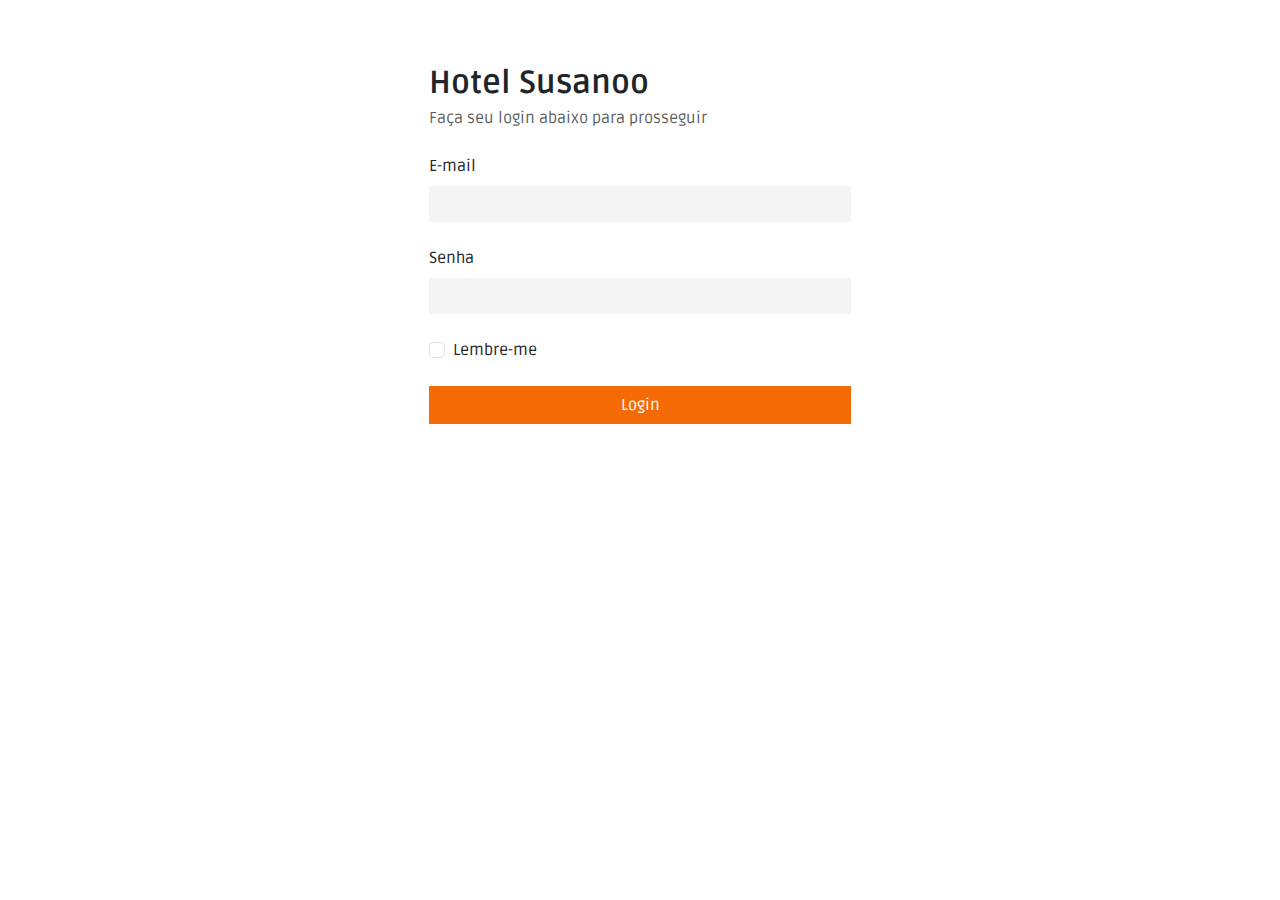
<file: login.html>
<!DOCTYPE html>
<html lang="pt">
  <head>
    <meta charset="UTF-8" />
    <meta name="viewport" content="width=device-width, initial-scale=1.0" />
    <title>Hotel Susanoo - Login</title>
    <link
      href="https://fonts.googleapis.com/css2?family=Material+Icons"
      rel="stylesheet"
    />
    <link
      rel="stylesheet"
      href="https://stackpath.bootstrapcdn.com/font-awesome/4.7.0/css/font-awesome.min.css"
      integrity="sha384-wvfXpqpZZVQGK6TAh5PVlGOfQNHSoD2xbE+QkPxCAFlNEevoEH3Sl0sibVcOQVnN"
      crossorigin="anonymous"
    />

    <link
      href="https://cdn.jsdelivr.net/npm/bootstrap@5.3.3/dist/css/bootstrap.min.css"
      rel="stylesheet"
      integrity="sha384-QWTKZyjpPEjISv5WaRU9OFeRpok6YctnYmDr5pNlyT2bRjXh0JMhjY6hW+ALEwIH"
      crossorigin="anonymous"
    />
    <link rel="icon" href="/assets/img/favicon.ico" type="image/x-icon" />
    <link rel="stylesheet" href="assets/css/style.css" />
  </head>
  <body>
    <main
      class="w-100 min-vh-100 d-flex justify-content-center align-itens-center"
    >
      <div class="container d-flex justify-content-center">
        <div class="card card-login-container p-lg-5 border-0">
          <div class="card-body">
            <form>
              <div class="w-100 pb-2 pb-4">
                <h3 class="fs-2 mb-0 fw-bold mb-1">
                  <a class="navbar-brand fw-bold" href="index.html"
                    >Hotel Susanoo</a
                  >
                </h3>
                <span class="text-muted"
                  >Faça seu login abaixo para prosseguir</span
                >
              </div>
              <div class="mb-4">
                <label for="email" class="mb-2">E-mail</label>
                <input
                  type="email"
                  class="form-control rounded-0"
                  id="email"
                  required
                />
              </div>
              <div class="mb-4">
                <label for="password" class="mb-2">Senha</label>
                <input
                  type="password"
                  class="form-control rounded-0"
                  id="password"
                  required
                />
              </div>
              <div class="mb-4 form-check">
                <input
                  type="checkbox"
                  class="form-check-input"
                  value="lembrar"
                  id="lembrar"
                />
                <label for="lembrar" class="lembrar">Lembre-me</label>
              </div>
              <div class="w-100 pt-0 pb-2">
                <button
                  type="submit"
                  class="btn btn-login pe-5 ps-5 rounded-0 w-100"
                >
                  Login
                </button>
              </div>
            </form>
          </div>
        </div>
      </div>
    </main>
  </body>

  <script
    src="https://cdn.jsdelivr.net/npm/@popperjs/core@2.11.8/dist/umd/popper.min.js"
    integrity="sha384-I7E8VVD/ismYTF4hNIPjVp/Zjvgyol6VFvRkX/vR+Vc4jQkC+hVqc2pM8ODewa9r"
    crossorigin="anonymous"
  ></script>
  <script
    src="https://cdn.jsdelivr.net/npm/bootstrap@5.3.3/dist/js/bootstrap.min.js"
    integrity="sha384-0pUGZvbkm6XF6gxjEnlmuGrJXVbNuzT9qBBavbLwCsOGabYfZo0T0to5eqruptLy"
    crossorigin="anonymous"
  ></script>
</html>
</file>
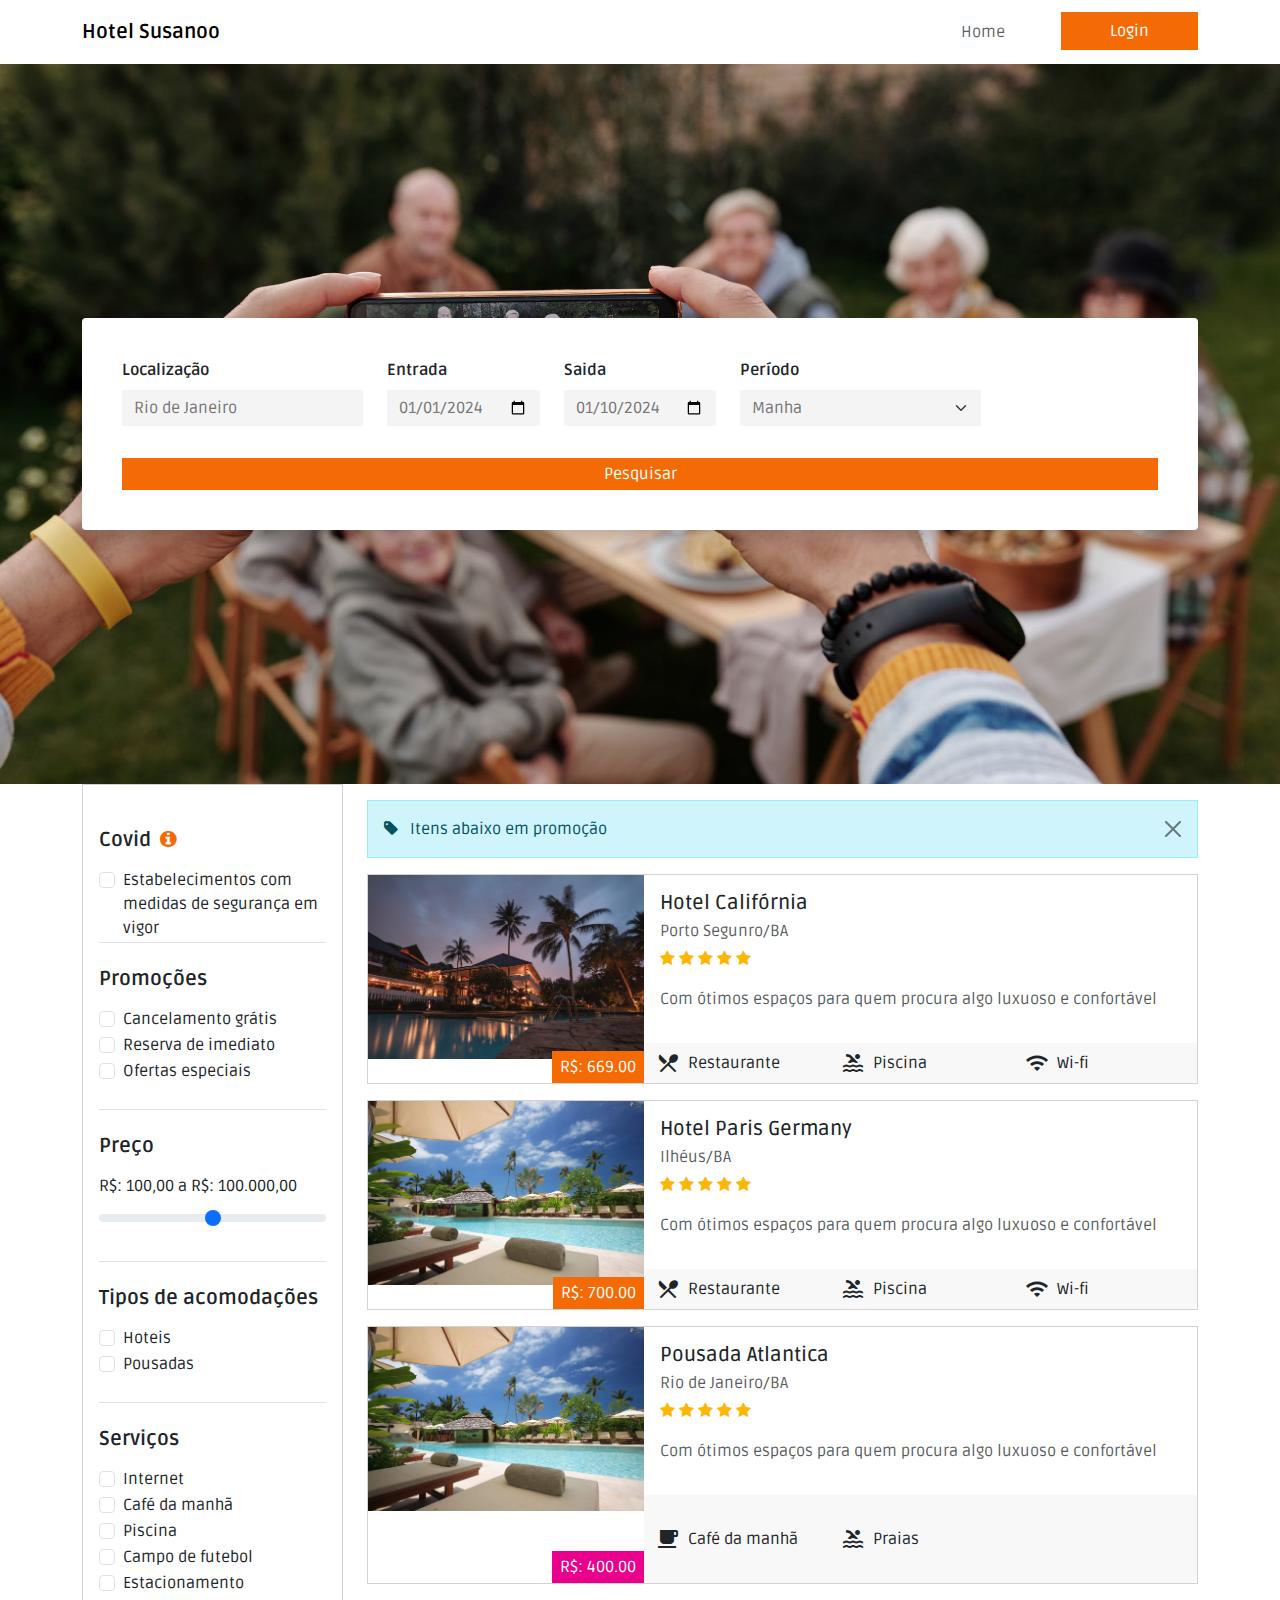
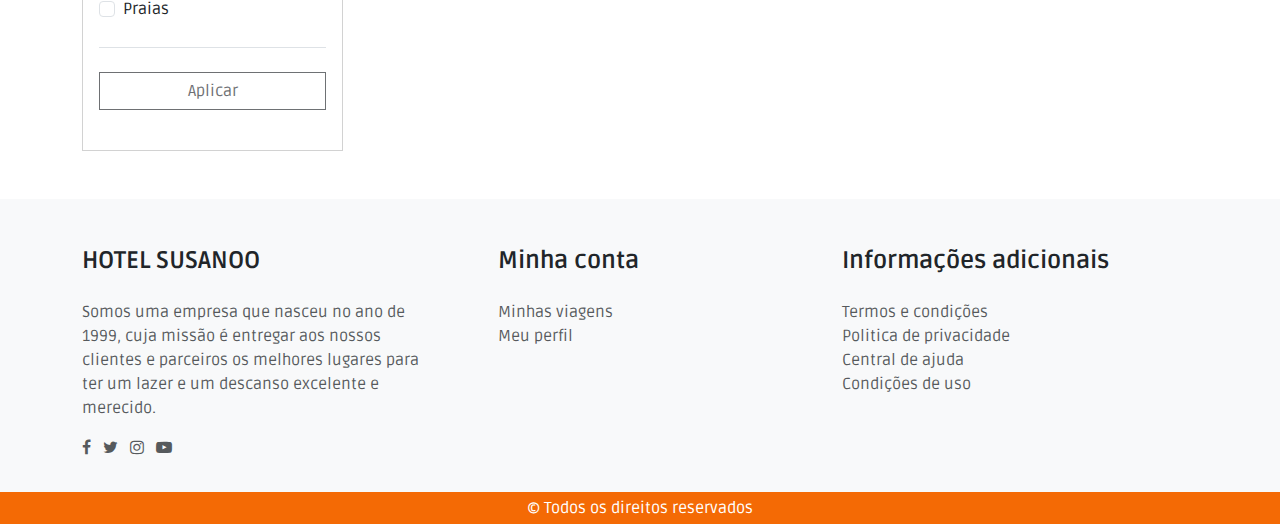
<file: result.html>
<!DOCTYPE html>
<html lang="pt">
  <head>
    <meta charset="UTF-8" />
    <meta name="viewport" content="width=device-width, initial-scale=1.0" />
    <title>Hotel Susanoo</title>
    <link
      href="https://fonts.googleapis.com/css2?family=Material+Icons"
      rel="stylesheet"
    />
    <link
      rel="stylesheet"
      href="https://stackpath.bootstrapcdn.com/font-awesome/4.7.0/css/font-awesome.min.css"
      integrity="sha384-wvfXpqpZZVQGK6TAh5PVlGOfQNHSoD2xbE+QkPxCAFlNEevoEH3Sl0sibVcOQVnN"
      crossorigin="anonymous"
    />

    <link
      href="https://cdn.jsdelivr.net/npm/bootstrap@5.3.3/dist/css/bootstrap.min.css"
      rel="stylesheet"
      integrity="sha384-QWTKZyjpPEjISv5WaRU9OFeRpok6YctnYmDr5pNlyT2bRjXh0JMhjY6hW+ALEwIH"
      crossorigin="anonymous"
    />
    <link rel="icon" href="/assets/img/favicon.ico" type="image/x-icon" />
    <link rel="stylesheet" href="assets/css/style.css" />
  </head>
  <body>
    <!-- navbar -->
    <nav class="navbar navbar-expand-lg navbar-light bg-white">
      <div class="container pt-1 pb-1">
        <a class="navbar-brand fw-bold" href="index.html">Hotel Susanoo</a>
        <button
          class="navbar-toggler"
          type="button"
          data-bs-toggle="collapse"
          data-bs-target="#navbarNav"
          aria-controls="navbarNav"
          aria-expanded="false"
          aria-label="Toggle navigation"
        >
          <svg
            xmlns="http://www.w3.org/2000/svg"
            width="1.5em"
            height="16"
            fill="currentColor"
            class="bi bi-list"
            viewBox="0 0 16 16"
          >
            <path
              fill-rule="evenodd"
              d="M2.5 12a.5.5 0 0 1 .5-.5h10a.5.5 0 0 1 0 1H3a.5.5 0 0 1-.5-.5m0-4a.5.5 0 0 1 .5-.5h10a.5.5 0 0 1 0 1H3a.5.5 0 0 1-.5-.5m0-4a.5.5 0 0 1 .5-.5h10a.5.5 0 0 1 0 1H3a.5.5 0 0 1-.5-.5"
            />
          </svg>
        </button>
        <div
          class="collapse navbar-collapse d-lg-flex justify-content-lg-end"
          id="navbarNav"
        >
          <ul class="navbar-nav">
            <li class="navbar-item me-5">
              <a href="/index.html" class="nav-link">Home</a>
            </li>
            <li class="nav-item d=block d-md-none d-lg-none pt-2">
              <a
                href="/login.html"
                type="button"
                class="btn btn-orange w-100 rounded-0"
                >Login</a
              >
            </li>
            <li class="nav-item d-none d-md-block d-lg-block">
              <a
                href="/login.html"
                type="button"
                class="btn btn-orange rounded-0 ps-lg-5 pe-lg-5"
                >Login</a
              >
            </li>
          </ul>
        </div>
      </div>
    </nav>
    <!-- end nav -->

    <!-- banner -->
    <main class="w-100 background-banner-search d-flex align-items-center">
      <div class="container">
        <div
          class="card rounded-1 border-0 p-1 pt-4 pb-4 p-lg-4 pb-md-0 pb-lg-0 shadow"
        >
          <div class="card-body">
            <form action="" class="pb-lg-2" onsubmit="return false;">
              <div class="row">
                <div class="col-12 col-md-12 col-lg-3 mb-3">
                  <label for="localização" class="form-label fw-bold"
                    >Localização</label
                  >
                  <input
                    type="text"
                    class="form-control rounded-0"
                    name="localizacao"
                    id="localizacao"
                    placeholder="Digite a localização"
                    value="Rio de Janeiro"
                  />
                </div>
                <div class="col-12 col-md-12 col-lg-2 mb-3">
                  <label for="" class="form-label fw-bold">Entrada</label>
                  <input
                    type="date"
                    class="form-control rounded-0"
                    name="entrada"
                    id="entrada"
                    value="2024-01-01"
                  />
                </div>
                <div class="col-12 col-md-12 col-lg-2 mb-3">
                  <label for="" class="form-label fw-bold">Saida</label>
                  <input
                    type="date"
                    class="form-control rounded-0"
                    name="saida"
                    id="saida"
                    value="2024-01-10"
                  />
                </div>
                <div class="col-12 col-md-12 col-lg-3 mb-3">
                  <label for="periodo" class="form-label fw-bold">
                    Período
                  </label>
                  <select
                    class="form-select rounded-0"
                    name="periodo"
                    id="periodo"
                    aria-label="Selecione o período"
                  >
                    <option value="">Selecione o período</option>
                    <option value="madrugada">Madrugrada</option>
                    <option value="manha" selected>Manha</option>
                    <option value="tarde">Tarde</option>
                    <option value="noite">Noite</option>
                  </select>
                </div>
                <div
                  class="col-12 col-md-12 col-lg2 mb-3 pt-3 d-lg-flex align-items-end"
                >
                  <a
                    href=""
                    class="btn btn-lg btn-orange w-100 rounded-0 border-0 p-lg-1"
                    >Pesquisar</a
                  >
                </div>
              </div>
            </form>
          </div>
        </div>
      </div>
    </main>
    <!-- final do banner -->

    <!-- filtro -->
    <main class="w-100 min-vh-100">
      <div class="container pt-4-lg-5 pb-lg-5">
        <div class="row">
          <div class="d-none d-md-none d-lg-block col-lg-3">
            <div class="card h-100 rounded-0">
              <div class="card-body">
                <!-- Covid -->
                <div class="w-100 pt-4 border-bottom">
                  <div class="card-title d-flex align-items-baseline">
                    <h4 class="fs-5 fw-bold me-2">Covid</h4>
                    <button
                      type="button"
                      class="btn btn-tooltip-default"
                      data-bs-toggle="tooltip"
                      data-bs-placement="right"
                      title="Informação"
                    >
                      <i class="fa fa-info-circle" aria-hidden="true"></i>
                    </button>
                  </div>
                  <div class="form-check">
                    <input
                      type="checkbox"
                      class="form-check-input"
                      value="covid"
                      id="covid"
                    />
                    <label for="covid" class="form-check-label">
                      Estabelecimentos com medidas de segurança em vigor
                    </label>
                  </div>
                </div>
                <!-- end covid -->

                <!-- promoções -->
                <div class="w-100 pt-4 pb-4 border-bottom">
                  <div class="card-title d-flex align-items-baseline">
                    <h4 class="fs-5 fw-bold me-2">Promoções</h4>
                  </div>
                  <div class="form-check">
                    <input
                      type="checkbox"
                      class="form-check-input"
                      value="cancelamento"
                      id="cancelamento"
                    />
                    <label for="cancelamento" class="form-check-label">
                      Cancelamento grátis
                    </label>
                  </div>
                  <div class="form-check">
                    <input
                      type="checkbox"
                      class="form-check-input"
                      value="reserva-imediato"
                      id="reserva-imediato"
                    />
                    <label for="reserva-imediato" class="form-check-label">
                      Reserva de imediato
                    </label>
                  </div>
                  <div class="form-check">
                    <input
                      type="checkbox"
                      class="form-check-input"
                      value="ofertas-especiais"
                      id="ofertas-especiais"
                    />
                    <label for="ofertas-especiais" class="form-check-label">
                      Ofertas especiais
                    </label>
                  </div>
                </div>
                <!-- end promoções -->

                <!-- Preço -->
                <div class="w-100 pt-4 pb-4 border-bottom">
                  <div class="card-title d-flex align-items-baseline">
                    <h4 class="fs-5 fw-bold me-2">Preço</h4>
                  </div>
                  <label for="range" class="form-label"
                    >R$: 100,00 a R$: 100.000,00
                  </label>
                  <input
                    type="range"
                    class="form-range"
                    min="0"
                    max="5"
                    step="0.05"
                    id="range"
                  />
                </div>
                <!-- end preço -->
                <!-- Tipos de acomodações -->
                <div class="w-100 pt-4 pb-4 border-bottom">
                  <div class="card-title d-flex align-items-baseline">
                    <h4 class="fs-5 fw-bold me-2">Tipos de acomodações</h4>
                  </div>
                  <div class="form-check">
                    <input
                      type="checkbox"
                      class="form-check-input"
                      value="hoteis"
                      id="hoteis"
                    />
                    <label for="hoteis" class="form-check-label"> Hoteis</label>
                  </div>
                  <div class="form-check">
                    <input
                      type="checkbox"
                      class="form-check-input"
                      value="pousadas"
                      id="pousadas"
                    />
                    <label for="pousadas" class="form-check-label">
                      Pousadas</label
                    >
                  </div>
                </div>
                <!-- end AcomodaçÕes -->
                <!-- Serviços -->
                <div class="w-100 pt-4 pb-4 border-bottom">
                  <div class="card-title d-flex align-items-baseline">
                    <h4 class="fs-5 fw-bold me-2">Serviços</h4>
                  </div>
                  <div class="form-check">
                    <input
                      type="checkbox"
                      class="form-check-input"
                      value="internet"
                      id="internet"
                    />
                    <label for="internet" class="form-check-label">
                      Internet</label
                    >
                  </div>
                  <div class="form-check">
                    <input
                      type="checkbox"
                      class="form-check-input"
                      value="cafe-manha"
                      id="cafe-manha"
                    />
                    <label for="cafe-manha" class="form-check-label">
                      Café da manhã</label
                    >
                  </div>
                  <div class="form-check">
                    <input
                      type="checkbox"
                      class="form-check-input"
                      value="piscina"
                      id="piscina"
                    />
                    <label for="piscina" class="form-check-label">
                      Piscina</label
                    >
                  </div>
                  <div class="form-check">
                    <input
                      type="checkbox"
                      class="form-check-input"
                      value="campo-futebol"
                      id="campo-futebol"
                    />
                    <label for="campo-futebol" class="form-check-label">
                      Campo de futebol</label
                    >
                  </div>
                  <div class="form-check">
                    <input
                      type="checkbox"
                      class="form-check-input"
                      value="estacionamento"
                      id="estacionamento"
                    />
                    <label for="estacionamento" class="form-check-label">
                      Estacionamento</label
                    >
                  </div>
                  <div class="form-check">
                    <input
                      type="checkbox"
                      class="form-check-input"
                      value="praias"
                      id="praias"
                    />
                    <label for="praias" class="form-check-label"> Praias</label>
                  </div>
                </div>
                <!-- end serviços -->
                <!--  botao Aplicar -->
                <div class="w-100 pt-4 pb-4 d-flex justify-content-lg-end">
                  <button
                    type="button"
                    class="btn btn-orange pe-4 ps-4 rounded-0 w-100"
                    disabled
                  >
                    Aplicar
                  </button>
                </div>
                <!-- end botao -->
              </div>
            </div>
          </div>

          <div class="col-12 col-md-12 col-lg-9 mt-3">
            <div
              class="alert alert-info alert-dismissible fade show rounded-0"
              role="alert"
            >
              <span>
                <i class="fa fa-tag me-2" aria-hidden="true"></i> Itens abaixo
                em promoção</span
              >
              <button
                type="button"
                class="btn-close"
                data-bs-dismiss="alert"
                aria-label="Close"
              ></button>
            </div>
            <!-- card1 -->
            <div class="card mb-3 rounded-0">
              <div class="row g-0 pe-0 me0">
                <div class="col-md-4">
                  <div class="position-relative h-100">
                    <img
                      src="assets/img/hoteis/hotel-1.jpeg"
                      alt=""
                      class="img-fluid"
                    />
                    <span
                      class="position-absolute bottom-0 right-0 bg-color-orange ps-2 pe-2 pt-1 pb-1"
                    >
                      R$: 669.00</span
                    >
                  </div>
                </div>
                <div class="col-md-8">
                  <div
                    class="card-body overflow-hidden pe-0 me-0 pb-0 mb-0 ps-0 ms-0"
                  >
                    <h5 class="card-title mb-1 ps-3 pe-3">Hotel Califórnia</h5>
                    <p class="text-muted mb-1 ps-3 pe-3">Porto Segunro/BA</p>
                    <div class="stars ps-3 pe-3">
                      <span class="star"
                        ><i class="fa fa-star" aria-hidden="true"></i
                      ></span>
                      <span class="star"
                        ><i class="fa fa-star" aria-hidden="true"></i
                      ></span>
                      <span class="star"
                        ><i class="fa fa-star" aria-hidden="true"></i
                      ></span>
                      <span class="star"
                        ><i class="fa fa-star" aria-hidden="true"></i
                      ></span>
                      <span class="star"
                        ><i class="fa fa-star" aria-hidden="true"></i
                      ></span>
                    </div>
                    <p class="text-muted pt-3 pb-3 ps-3 pe-3">
                      Com ótimos espaços para quem procura algo luxuoso e
                      confortável
                    </p>
                    <div class="card-footer row border-0 pe-0 me-0 ps-0 ms-0">
                      <div
                        class="col-12 col-md-12 col-lg-4 d-flex align-items-center"
                      >
                        <span class="material-icons me-2">local_dining</span>
                        Restaurante
                      </div>
                      <div
                        class="col-12 col-md-12 col-lg-4 d-flex align-items-center"
                      >
                        <span class="material-icons me-2">pool</span>
                        Piscina
                      </div>
                      <div
                        class="col-12 col-md-12 col-lg-4 d-flex align-items-center"
                      >
                        <span class="material-icons me-2">wifi</span>
                        Wi-fi
                      </div>
                    </div>
                  </div>
                </div>
              </div>
            </div>
            <!-- end card1 -->

            <!-- card2 -->
            <div class="card mb-3 rounded-0">
              <div class="row g-0 pe-0 me0">
                <div class="col-md-4">
                  <div class="position-relative h-100">
                    <img
                      src="assets/img/hoteis/hotel-2.jpeg"
                      alt=""
                      class="img-fluid"
                    />
                    <span
                      class="position-absolute bottom-0 right-0 bg-color-orange ps-2 pe-2 pt-1 pb-1"
                    >
                      R$: 700.00</span
                    >
                  </div>
                </div>
                <div class="col-md-8">
                  <div
                    class="card-body overflow-hidden pe-0 me-0 pb-0 mb-0 ps-0 ms-0"
                  >
                    <h5 class="card-title mb-1 ps-3 pe-3">
                      Hotel Paris Germany
                    </h5>
                    <p class="text-muted mb-1 ps-3 pe-3">Ilhéus/BA</p>
                    <div class="stars ps-3 pe-3">
                      <span class="star"
                        ><i class="fa fa-star" aria-hidden="true"></i
                      ></span>
                      <span class="star"
                        ><i class="fa fa-star" aria-hidden="true"></i
                      ></span>
                      <span class="star"
                        ><i class="fa fa-star" aria-hidden="true"></i
                      ></span>
                      <span class="star"
                        ><i class="fa fa-star" aria-hidden="true"></i
                      ></span>
                      <span class="star"
                        ><i class="fa fa-star" aria-hidden="true"></i
                      ></span>
                    </div>
                    <p class="text-muted pt-3 pb-3 ps-3 pe-3">
                      Com ótimos espaços para quem procura algo luxuoso e
                      confortável
                    </p>
                    <div class="card-footer row border-0 pe-0 me-0 ps-0 ms-0">
                      <div
                        class="col-12 col-md-12 col-lg-4 d-flex align-items-center"
                      >
                        <span class="material-icons me-2">local_dining</span>
                        Restaurante
                      </div>
                      <div
                        class="col-12 col-md-12 col-lg-4 d-flex align-items-center"
                      >
                        <span class="material-icons me-2">pool</span>
                        Piscina
                      </div>
                      <div
                        class="col-12 col-md-12 col-lg-4 d-flex align-items-center"
                      >
                        <span class="material-icons me-2">wifi</span>
                        Wi-fi
                      </div>
                    </div>
                  </div>
                </div>
              </div>
            </div>
            <!-- end card2 -->

            <!-- card3 -->
            <div class="card mb-3 rounded-0">
              <div class="row g-0 pe-0 me0">
                <div class="col-md-4">
                  <div class="position-relative h-100">
                    <img
                      src="assets/img/hoteis/hotel-2.jpeg"
                      alt=""
                      class="img-fluid"
                    />
                    <span
                      class="position-absolute bottom-0 right-0 bg-color-roxo ps-2 pe-2 pt-1 pb-1"
                    >
                      R$: 400.00</span
                    >
                  </div>
                </div>
                <div class="col-md-8">
                  <div
                    class="card-body overflow-hidden pe-0 me-0 pb-0 mb-0 ps-0 ms-0"
                  >
                    <h5 class="card-title mb-1 ps-3 pe-3">Pousada Atlantica</h5>
                    <p class="text-muted mb-1 ps-3 pe-3">Rio de Janeiro/BA</p>
                    <div class="stars ps-3 pe-3">
                      <span class="star"
                        ><i class="fa fa-star" aria-hidden="true"></i
                      ></span>
                      <span class="star"
                        ><i class="fa fa-star" aria-hidden="true"></i
                      ></span>
                      <span class="star"
                        ><i class="fa fa-star" aria-hidden="true"></i
                      ></span>
                      <span class="star"
                        ><i class="fa fa-star" aria-hidden="true"></i
                      ></span>
                      <span class="star"
                        ><i class="fa fa-star" aria-hidden="true"></i
                      ></span>
                    </div>
                    <p class="text-muted pt-3 pb-3 ps-3 pe-3">
                      Com ótimos espaços para quem procura algo luxuoso e
                      confortável
                    </p>
                    <div class="card-footer row border-0 pe-0 me-0 ps-0 ms-0">
                      <div
                        class="col-12 col-md-12 col-lg-4 d-flex align-items-center"
                      >
                        <span class="material-icons me-2">local_cafe</span>
                        Café da manhã
                      </div>
                      <div
                        class="col-12 col-md-12 col-lg-4 d-flex align-items-center"
                      >
                        <span class="material-icons me-2">pool</span>
                        Praias
                      </div>
                      <div
                        class="col-12 col-md-12 col-lg-4 d-flex align-items-center"
                      >
                        <span class="material-icons me-2">sports_baseball</span>
                        Campo de Futebol
                      </div>
                    </div>
                  </div>
                </div>
              </div>
            </div>
          </div>
        </div>
      </div>
    </main>
    <!-- end filtro -->

    <!-- Footer -->
    <footer class="w-100 bg-light">
      <div class="container pt-5 pt-lg-5 pb-lg-3">
        <div class="row">
          <div class="col-12 col-md-3 col-lg-4 mb-3 mb-md-0 mb-lg-0">
            <h4 class="fs-4 fw-bold text-uppercase mb-2 mb-md-4 mb-lg-4">
              Hotel Susanoo
            </h4>
            <p class="text-muted">
              Somos uma empresa que nasceu no ano de 1999, cuja missão é
              entregar aos nossos clientes e parceiros os melhores lugares para
              ter um lazer e um descanso excelente e merecido.
            </p>
            <p>
              <a
                href="#"
                title="facebook"
                class="text-decoration-none text-muted me-1 me-md-1 me-lg-2"
                ><i class="fa fa-facebook" aria-hidden="true"></i>
              </a>
              <a
                href="#"
                title="twitter"
                class="text-decoration-none text-muted me-1 me-md-1 me-lg-2"
                ><i class="fa fa-twitter" aria-hidden="true"></i>
              </a>
              <a
                href="#"
                title="instagram"
                class="text-decoration-none text-muted me-1 me-md-1 me-lg-2"
                ><i class="fa fa-instagram" aria-hidden="true"></i>
              </a>
              <a
                href="#"
                title="youtube"
                class="text-decoration-none text-muted me-1 me-md-1 me-lg-2"
                ><i class="fa fa-youtube-play" aria-hidden="true"></i>
              </a>
            </p>
          </div>
          <div
            class="col-12 col-md-3 col-lg-4 pe-lg-0 ps-lg-5 mb-3 mb-md-0 mb-lg-0"
          >
            <h4 class="fs-4 fw-bold mb-2 mb-md-4 mb-lg-4">Minha conta</h4>
            <p class="mb-0">
              <a href="#" class="text-decoration-none text-muted"
                >Minhas viagens</a
              >
            </p>
            <p class="mb-0">
              <a href="#" class="text-decoration-none text-muted">Meu perfil</a>
            </p>
          </div>
          <div class="col-12 col-md-3 col-lg-4 mb-3 mb-md-0 mb-lg-0">
            <h4 class="fs-4 fw-bold mb-2 mb-md-4 mb-lg-4">
              Informações adicionais
            </h4>
            <p class="mb-0">
              <a href="#" class="text-decoration-none text-muted"
                >Termos e condições</a
              >
            </p>
            <p class="mb-0">
              <a href="#" class="text-decoration-none text-muted"
                >Politica de privacidade
              </a>
            </p>
            <p class="mb-0">
              <a href="#" class="text-decoration-none text-muted"
                >Central de ajuda</a
              >
            </p>
            <p class="mb-0">
              <a href="#" class="text-decoration-none text-muted"
                >Condições de uso</a
              >
            </p>
          </div>
        </div>
      </div>
      <div
        class="w-100 bg-color-orange d-flex justify-content-center align-items-center"
      >
        <p class="mb-0 pt-1 pb-1">&copy; Todos os direitos reservados</p>
      </div>
    </footer>
    <!-- end footer -->
  </body>
  <script
    src="https://cdn.jsdelivr.net/npm/@popperjs/core@2.11.8/dist/umd/popper.min.js"
    integrity="sha384-I7E8VVD/ismYTF4hNIPjVp/Zjvgyol6VFvRkX/vR+Vc4jQkC+hVqc2pM8ODewa9r"
    crossorigin="anonymous"
  ></script>
  <script
    src="https://cdn.jsdelivr.net/npm/bootstrap@5.3.3/dist/js/bootstrap.min.js"
    integrity="sha384-0pUGZvbkm6XF6gxjEnlmuGrJXVbNuzT9qBBavbLwCsOGabYfZo0T0to5eqruptLy"
    crossorigin="anonymous"
  ></script>
</html>
</file>
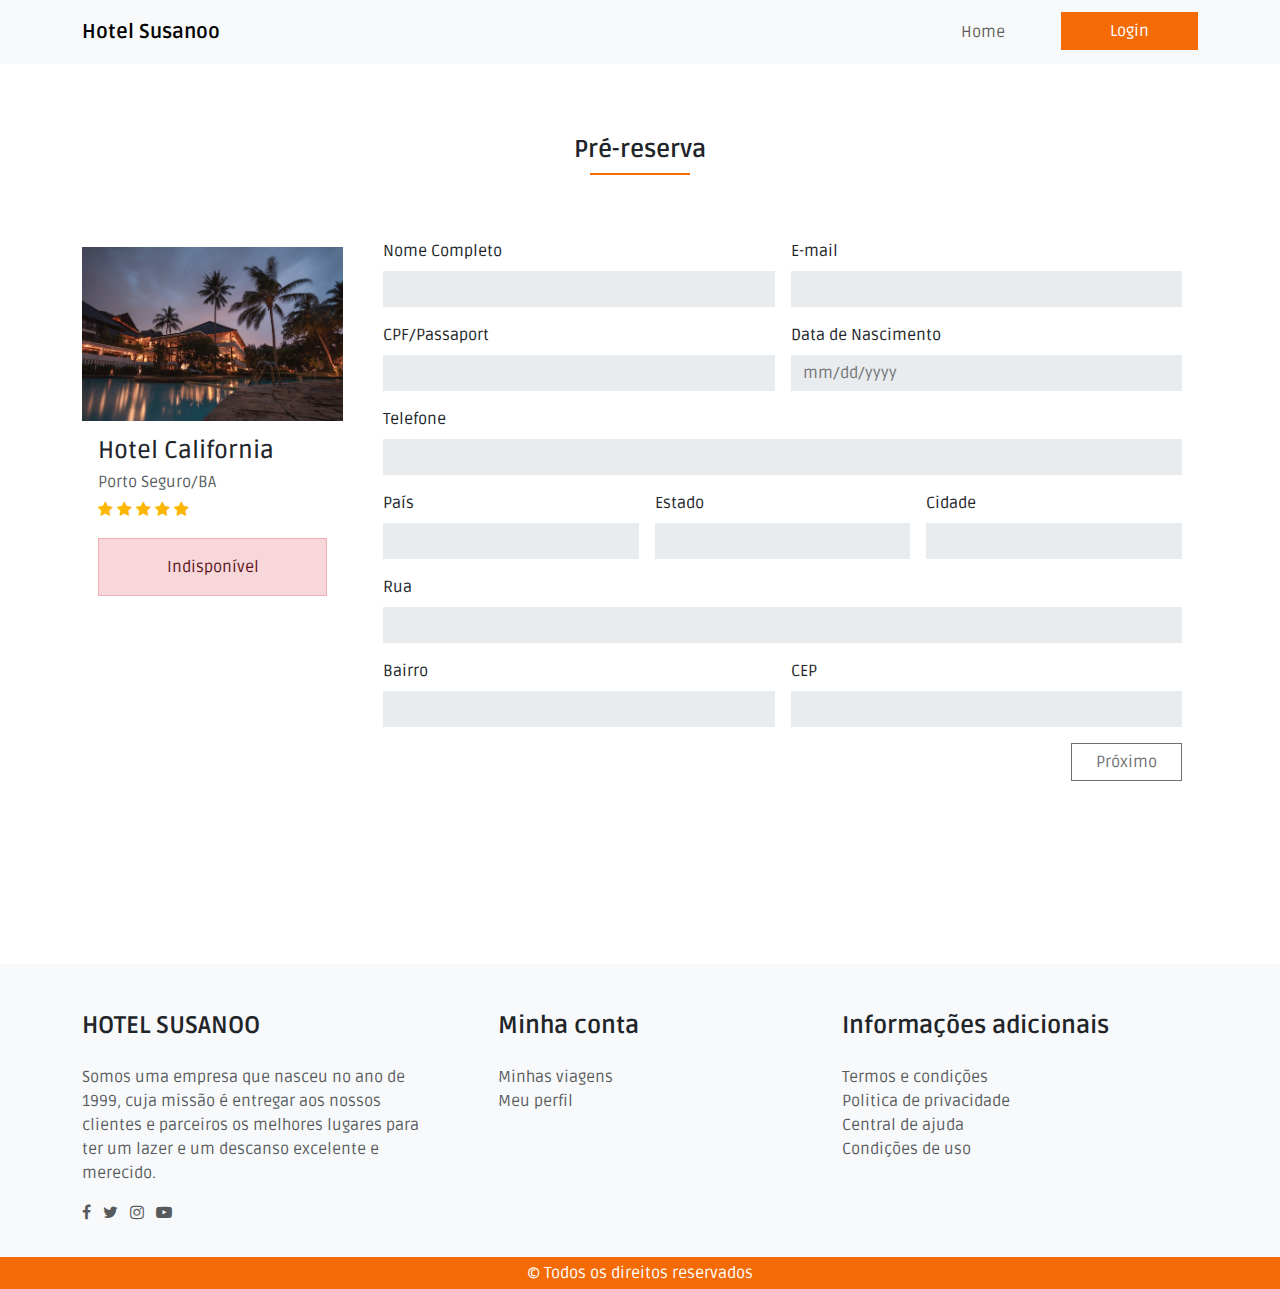
<file: unavailable.html>
<!DOCTYPE html>
<html lang="pt">
  <head>
    <meta charset="UTF-8" />
    <meta name="viewport" content="width=device-width, initial-scale=1.0" />
    <link
      href="https://fonts.googleapis.com/css2?family=Material+Icons"
      rel="stylesheet"
    />
    <link
      rel="stylesheet"
      href="https://stackpath.bootstrapcdn.com/font-awesome/4.7.0/css/font-awesome.min.css"
      integrity="sha384-wvfXpqpZZVQGK6TAh5PVlGOfQNHSoD2xbE+QkPxCAFlNEevoEH3Sl0sibVcOQVnN"
      crossorigin="anonymous"
    />

    <link
      href="https://cdn.jsdelivr.net/npm/bootstrap@5.3.3/dist/css/bootstrap.min.css"
      rel="stylesheet"
      integrity="sha384-QWTKZyjpPEjISv5WaRU9OFeRpok6YctnYmDr5pNlyT2bRjXh0JMhjY6hW+ALEwIH"
      crossorigin="anonymous"
    />
    <link rel="icon" href="/assets/img/favicon.ico" type="image/x-icon" />
    <link rel="stylesheet" href="assets/css/style.css" />
    <title>Hotel Susanoo</title>
  </head>
  <body>
    <nav class="navbar navbar-expand-lg navbar-light bg-light">
      <div class="container pt-1 pb-1">
        <a class="navbar-brand fw-bold" href="index.html">Hotel Susanoo</a>
        <button
          class="navbar-toggler"
          type="button"
          data-bs-toggle="collapse"
          data-bs-target="#navbarNav"
          aria-controls="navbarNav"
          aria-expanded="false"
          aria-label="Toggle navigation"
        >
          <svg
            xmlns="http://www.w3.org/2000/svg"
            width="1.5em"
            height="16"
            fill="currentColor"
            class="bi bi-list"
            viewBox="0 0 16 16"
          >
            <path
              fill-rule="evenodd"
              d="M2.5 12a.5.5 0 0 1 .5-.5h10a.5.5 0 0 1 0 1H3a.5.5 0 0 1-.5-.5m0-4a.5.5 0 0 1 .5-.5h10a.5.5 0 0 1 0 1H3a.5.5 0 0 1-.5-.5m0-4a.5.5 0 0 1 .5-.5h10a.5.5 0 0 1 0 1H3a.5.5 0 0 1-.5-.5"
            />
          </svg>
        </button>
        <div
          class="collapse navbar-collapse d-lg-flex justify-content-lg-end"
          id="navbarNav"
        >
          <ul class="navbar-nav">
            <li class="navbar-item me-5">
              <a href="/index.html" class="nav-link">Home</a>
            </li>

            <li class="nav-item d=block d-md-none d-lg-none pt-2">
              <a
                href="/login.html"
                type="button"
                class="btn btn-orange w-100 rounded-0"
                >Login</a
              >
            </li>
            <li class="nav-item d-none d-md-block d-lg-block">
              <a
                href="/login.html"
                type="button"
                class="btn btn-orange rounded-0 ps-lg-5 pe-lg-5"
                >Login</a
              >
            </li>
          </ul>
        </div>
      </div>
    </nav>

    <main class="w-100 pb-4 pt-lg2 pb-lg-5 min-vh-100">
      <div class="container pt-5 pb-2 pt-lg-5 pb-lg-0">
        <div class="w-100 title'mb-5 mb-md-5 mb-lg-5 pt-lg-4">
          <h1 class="fs-4 text-center text-lg-center mb-2 fw-bold">
            Pré-reserva
          </h1>
          <div class="line-orange m-auto"></div>
        </div>
        <div class="row">
          <div class="col-12 col-md col-lg-3 mb-3">
            <div class="card-border-0 pt-lg-4">
              <img
                src="/assets/img/hoteis/hotel-1.jpeg"
                class="card-img-top rounded-0"
                alt=""
              />
              <div class="card-body m-3 pe-0 ps-0">
                <h4 class="card-title mb-1">Hotel California</h4>
                <p class="card-text text-muted mb-1">Porto Seguro/BA</p>
                <div class="stars mb-3">
                  <span class="star"
                    ><i class="fa fa-star" aria-hidden="true"></i
                  ></span>
                  <span class="star"
                    ><i class="fa fa-star" aria-hidden="true"></i
                  ></span>
                  <span class="star"
                    ><i class="fa fa-star" aria-hidden="true"></i
                  ></span>
                  <span class="star"
                    ><i class="fa fa-star" aria-hidden="true"></i
                  ></span>
                  <span class="star"
                    ><i class="fa fa-star" aria-hidden="true"></i
                  ></span>
                </div>
                <div
                  class="alert alert-danger rounded-0 text-center"
                  role="alert"
                >
                  Indisponível
                </div>
              </div>
            </div>
          </div>
          <div class="col-12 col-md col-lg-9">
            <div class="card border-0">
              <div class="card-body">
                <form class="row g-3">
                  <div class="col-md-6">
                    <label for="nome" class="form-label">Nome Completo</label>
                    <input
                      type="text"
                      class="form-control rounded-0"
                      id="nome"
                      disabled
                    />
                  </div>
                  <div class="col-md-6">
                    <label for="email" class="form-label">E-mail</label>
                    <input
                      type="email"
                      class="form-control rounded-0"
                      id="email"
                      disabled
                    />
                  </div>
                  <div class="col-md-6">
                    <label for="" class="form-label">CPF/Passaport</label>
                    <input
                      type="text"
                      class="form-control rounded-0"
                      id="documento"
                      disabled
                    />
                  </div>
                  <div class="col-md-6">
                    <label for="" class="form-label">Data de Nascimento</label>
                    <input
                      type="date"
                      class="form-control rounded-0"
                      id="nascimento"
                      disabled
                    />
                  </div>
                  <div class="col-md-12">
                    <label for="" class="form-label">Telefone</label>
                    <input
                      type="tel"
                      class="form-control rounded-0"
                      id="telefone"
                      disabled
                    />
                  </div>
                  <div class="col-md-4">
                    <label for="" class="form-label">País</label>
                    <input
                      type="text"
                      class="form-control rounded-0"
                      id="pais"
                      disabled
                    />
                  </div>

                  <div class="col-md-4">
                    <label for="" class="form-label">Estado</label>
                    <input
                      type="text"
                      class="form-control rounded-0"
                      id="estado"
                      disabled
                    />
                  </div>
                  <div class="col-md-4">
                    <label for="" class="form-label">Cidade</label>
                    <input
                      type="text"
                      class="form-control rounded-0"
                      id="cidade"
                      disabled
                    />
                  </div>
                  <div class="col-md-12">
                    <label for="" class="form-label">Rua</label>
                    <input
                      type="text"
                      class="form-control rounded-0"
                      id="rua"
                      disabled
                    />
                  </div>
                  <div class="col-md-6">
                    <label for="" class="form-label">Bairro</label>
                    <input
                      type="text"
                      class="form-control rounded-0"
                      id="bairro"
                      disabled
                    />
                  </div>
                  <div class="col-md-6">
                    <label for="" class="form-label">CEP</label>
                    <input
                      type="text"
                      class="form-control rounded-0"
                      id="cep"
                      disabled
                    />
                  </div>
                  <div
                    class="w100 d=flex justify-content-end d-lg-flex justify-content-lg-end"
                  >
                    <button
                      type="button"
                      class="btn btn-orange pe-4 ps-4 rounded-0"
                      disabled
                    >
                      Próximo
                    </button>
                  </div>
                </form>
              </div>
            </div>
          </div>
        </div>
      </div>
    </main>

    <footer class="w-100 bg-light">
      <div class="container pt-5 pt-lg-5 pb-lg-3">
        <div class="row">
          <div class="col-12 col-md-3 col-lg-4 mb-3 mb-md-0 mb-lg-0">
            <h4 class="fs-4 fw-bold text-uppercase mb-2 mb-md-4 mb-lg-4">
              Hotel Susanoo
            </h4>
            <p class="text-muted">
              Somos uma empresa que nasceu no ano de 1999, cuja missão é
              entregar aos nossos clientes e parceiros os melhores lugares para
              ter um lazer e um descanso excelente e merecido.
            </p>
            <p>
              <a
                href="#"
                title="facebook"
                class="text-decoration-none text-muted me-1 me-md-1 me-lg-2"
                ><i class="fa fa-facebook" aria-hidden="true"></i>
              </a>
              <a
                href="#"
                title="twitter"
                class="text-decoration-none text-muted me-1 me-md-1 me-lg-2"
                ><i class="fa fa-twitter" aria-hidden="true"></i>
              </a>
              <a
                href="#"
                title="instagram"
                class="text-decoration-none text-muted me-1 me-md-1 me-lg-2"
                ><i class="fa fa-instagram" aria-hidden="true"></i>
              </a>
              <a
                href="#"
                title="youtube"
                class="text-decoration-none text-muted me-1 me-md-1 me-lg-2"
                ><i class="fa fa-youtube-play" aria-hidden="true"></i>
              </a>
            </p>
          </div>
          <div
            class="col-12 col-md-3 col-lg-4 pe-lg-0 ps-lg-5 mb-3 mb-md-0 mb-lg-0"
          >
            <h4 class="fs-4 fw-bold mb-2 mb-md-4 mb-lg-4">Minha conta</h4>
            <p class="mb-0">
              <a href="#" class="text-decoration-none text-muted"
                >Minhas viagens</a
              >
            </p>
            <p class="mb-0">
              <a href="#" class="text-decoration-none text-muted">Meu perfil</a>
            </p>
          </div>
          <div class="col-12 col-md-3 col-lg-4 mb-3 mb-md-0 mb-lg-0">
            <h4 class="fs-4 fw-bold mb-2 mb-md-4 mb-lg-4">
              Informações adicionais
            </h4>
            <p class="mb-0">
              <a href="#" class="text-decoration-none text-muted"
                >Termos e condições</a
              >
            </p>
            <p class="mb-0">
              <a href="#" class="text-decoration-none text-muted"
                >Politica de privacidade
              </a>
            </p>
            <p class="mb-0">
              <a href="#" class="text-decoration-none text-muted"
                >Central de ajuda</a
              >
            </p>
            <p class="mb-0">
              <a href="#" class="text-decoration-none text-muted"
                >Condições de uso</a
              >
            </p>
          </div>
        </div>
      </div>
      <div
        class="w-100 bg-color-orange d-flex justify-content-center align-items-center"
      >
        <p class="mb-0 pt-1 pb-1">&copy; Todos os direitos reservados</p>
      </div>
    </footer>
  </body>
  <script
    src="https://cdn.jsdelivr.net/npm/@popperjs/core@2.11.8/dist/umd/popper.min.js"
    integrity="sha384-I7E8VVD/ismYTF4hNIPjVp/Zjvgyol6VFvRkX/vR+Vc4jQkC+hVqc2pM8ODewa9r"
    crossorigin="anonymous"
  ></script>
  <script
    src="https://cdn.jsdelivr.net/npm/bootstrap@5.3.3/dist/js/bootstrap.min.js"
    integrity="sha384-0pUGZvbkm6XF6gxjEnlmuGrJXVbNuzT9qBBavbLwCsOGabYfZo0T0to5eqruptLy"
    crossorigin="anonymous"
  ></script>
</html>
</file>
<file: assets/css/style.css>
@import '/assets/css/theme.css';
</file>
